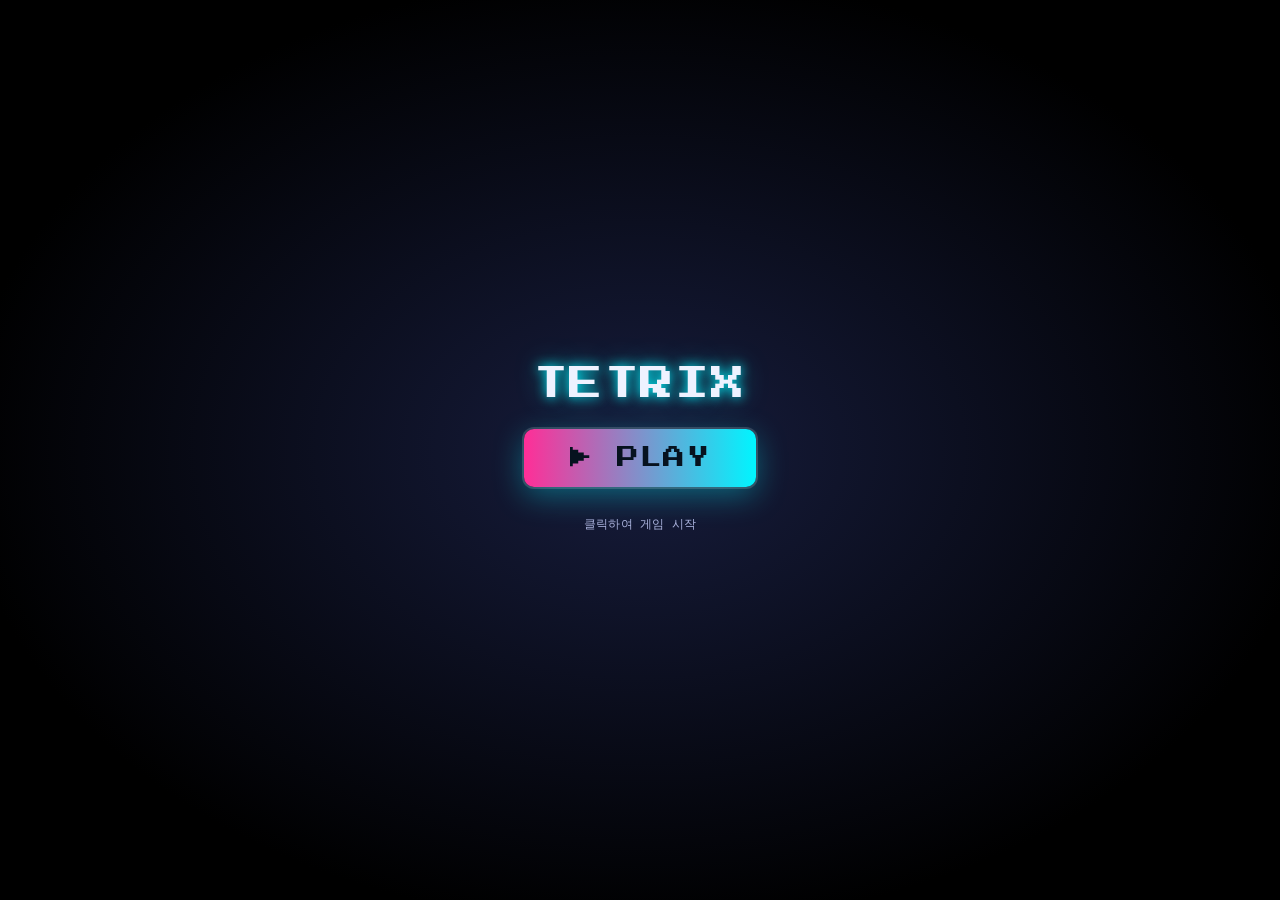
<file: index.html>
<!DOCTYPE html>
<html lang="ko">
<head>
<meta charset="UTF-8">
<meta name="viewport" content="width=device-width, initial-scale=1.0">
<title>TETRIX — Play Tetris Instantly in Your Browser</title>
<meta name="description" content="A web Tetris game. Watch the AI demo, then play instantly.">
<link rel="preconnect" href="https://fonts.googleapis.com">
<link rel="preconnect" href="https://fonts.gstatic.com" crossorigin>
<link href="https://fonts.googleapis.com/css2?family=Press+Start+2P&family=Space+Mono:wght@400;700&display=swap" rel="stylesheet">
<style>
:root {
  --bg-deep: #232c5e;
  --accent-cyan: #00f5ff;
  --accent-magenta: #ff2e97;
  --accent-yellow: #ffe135;
  --text-main: #eef2ff;
  --text-dim: #aab2dc;
  --font-display: 'Press Start 2P', monospace;
  --font-mono: 'Space Mono', monospace;
}

* { box-sizing: border-box; }

html, body {
  margin: 0;
  padding: 0;
  width: 100%;
  height: 100%;
  background: #000;
  overflow: hidden;
  font-family: var(--font-mono);
}

@media (prefers-reduced-motion: reduce) {
  * { animation-duration: 0.01ms !important; transition-duration: 0.01ms !important; }
}

.splash {
  position: fixed;
  inset: 0;
  width: 100vw;
  height: 100vh;
  background: #000;
  display: flex;
  align-items: center;
  justify-content: center;
  overflow: hidden;
}

#intro-video {
  width: 100%;
  height: 100%;
  object-fit: cover;
  display: block;
}

/* CRT 스캔라인 오버레이 (기존 사이트와 동일한 룩) */
.scanlines {
  position: fixed;
  inset: 0;
  pointer-events: none;
  z-index: 5;
  background: repeating-linear-gradient(
    to bottom,
    rgba(255, 255, 255, 0.03) 0px,
    rgba(255, 255, 255, 0.03) 1px,
    transparent 1px,
    transparent 3px
  );
  mix-blend-mode: overlay;
}

/* 상단 SKIP 버튼 */
.skip-btn {
  position: fixed;
  top: 18px;
  right: 18px;
  z-index: 20;
  background: rgba(0, 0, 0, 0.45);
  border: 1px solid var(--border-soft, rgba(255,255,255,0.25));
  color: var(--text-dim);
  font-family: var(--font-mono);
  font-size: 13px;
  padding: 8px 14px;
  border-radius: 8px;
  cursor: pointer;
  backdrop-filter: blur(4px);
  transition: border-color 0.15s ease, color 0.15s ease;
}
.skip-btn:hover { border-color: var(--accent-cyan); color: var(--text-main); }

/* 영상 종료 후 PLAY 오버레이 */
.play-overlay {
  position: fixed;
  inset: 0;
  z-index: 30;
  display: flex;
  flex-direction: column;
  align-items: center;
  justify-content: center;
  gap: 28px;
  background: radial-gradient(ellipse at center, rgba(35,44,94,0.65) 0%, rgba(0,0,0,0.88) 75%);
  opacity: 0;
  pointer-events: none;
  transition: opacity 0.5s ease;
}
.play-overlay.show {
  opacity: 1;
  pointer-events: auto;
}

.play-title {
  font-family: var(--font-display);
  font-size: clamp(20px, 5vw, 34px);
  color: var(--text-main);
  text-align: center;
  letter-spacing: 0.04em;
  text-shadow: 0 0 12px var(--accent-cyan), 0 0 28px rgba(0,245,255,0.4);
  animation: flicker 2.4s infinite;
}

@keyframes flicker {
  0%, 92%, 100% { opacity: 1; }
  94% { opacity: 0.75; }
  96% { opacity: 1; }
}

.play-btn {
  font-family: var(--font-display);
  font-size: clamp(16px, 4vw, 22px);
  color: #06121f;
  background: linear-gradient(90deg, var(--accent-magenta), var(--accent-cyan));
  border: none;
  padding: 18px 46px;
  border-radius: 10px;
  cursor: pointer;
  letter-spacing: 0.06em;
  box-shadow: 0 0 0 2px rgba(255,255,255,0.15), 0 8px 30px rgba(0,245,255,0.35);
  animation: pulse 1.6s ease-in-out infinite;
  transition: transform 0.15s ease;
}
.play-btn:hover { transform: scale(1.05); }
.play-btn:active { transform: scale(0.97); }

@keyframes pulse {
  0%, 100% { box-shadow: 0 0 0 2px rgba(255,255,255,0.15), 0 8px 30px rgba(0,245,255,0.35); }
  50% { box-shadow: 0 0 0 2px rgba(255,255,255,0.25), 0 8px 46px rgba(255,46,151,0.55); }
}

.play-sub {
  font-size: 12px;
  color: var(--text-dim);
  letter-spacing: 0.02em;
}
</style>
</head>
<body>

<div class="splash">
  <video id="intro-video" src="video/intro.mp4" autoplay playsinline preload="auto"></video>
  <div class="scanlines"></div>

  <button id="skip-btn" class="skip-btn">Skip ▶</button>

  <div id="play-overlay" class="play-overlay">
    <div class="play-title">TETRIX</div>
    <button id="play-btn" class="play-btn">▶ PLAY</button>
    <div class="play-sub">클릭하여 게임 시작</div>
  </div>
</div>

<script>
(function () {
  const video = document.getElementById('intro-video');
  const overlay = document.getElementById('play-overlay');
  const playBtn = document.getElementById('play-btn');
  const skipBtn = document.getElementById('skip-btn');
  const DEST = 'game.html';

  function showPlayOverlay() {
    overlay.classList.add('show');
    skipBtn.style.display = 'none';
  }

  // 소리와 함께 자동재생 시도. 브라우저 정책상 막히면 첫 클릭/탭에서 재생 시작
  video.play().catch(() => {
    const startOnInteract = () => {
      video.play().catch(() => {});
      document.removeEventListener('click', startOnInteract);
      document.removeEventListener('touchstart', startOnInteract);
    };
    document.addEventListener('click', startOnInteract, { once: true });
    document.addEventListener('touchstart', startOnInteract, { once: true });
  });

  video.addEventListener('ended', showPlayOverlay);

  // 혹시 영상 로드 자체가 실패하면 바로 PLAY 화면으로
  video.addEventListener('error', showPlayOverlay);

  skipBtn.addEventListener('click', () => {
    video.pause();
    showPlayOverlay();
  });

  playBtn.addEventListener('click', () => {
    window.location.href = DEST;
  });
})();
</script>

</body>
</html>
</file>
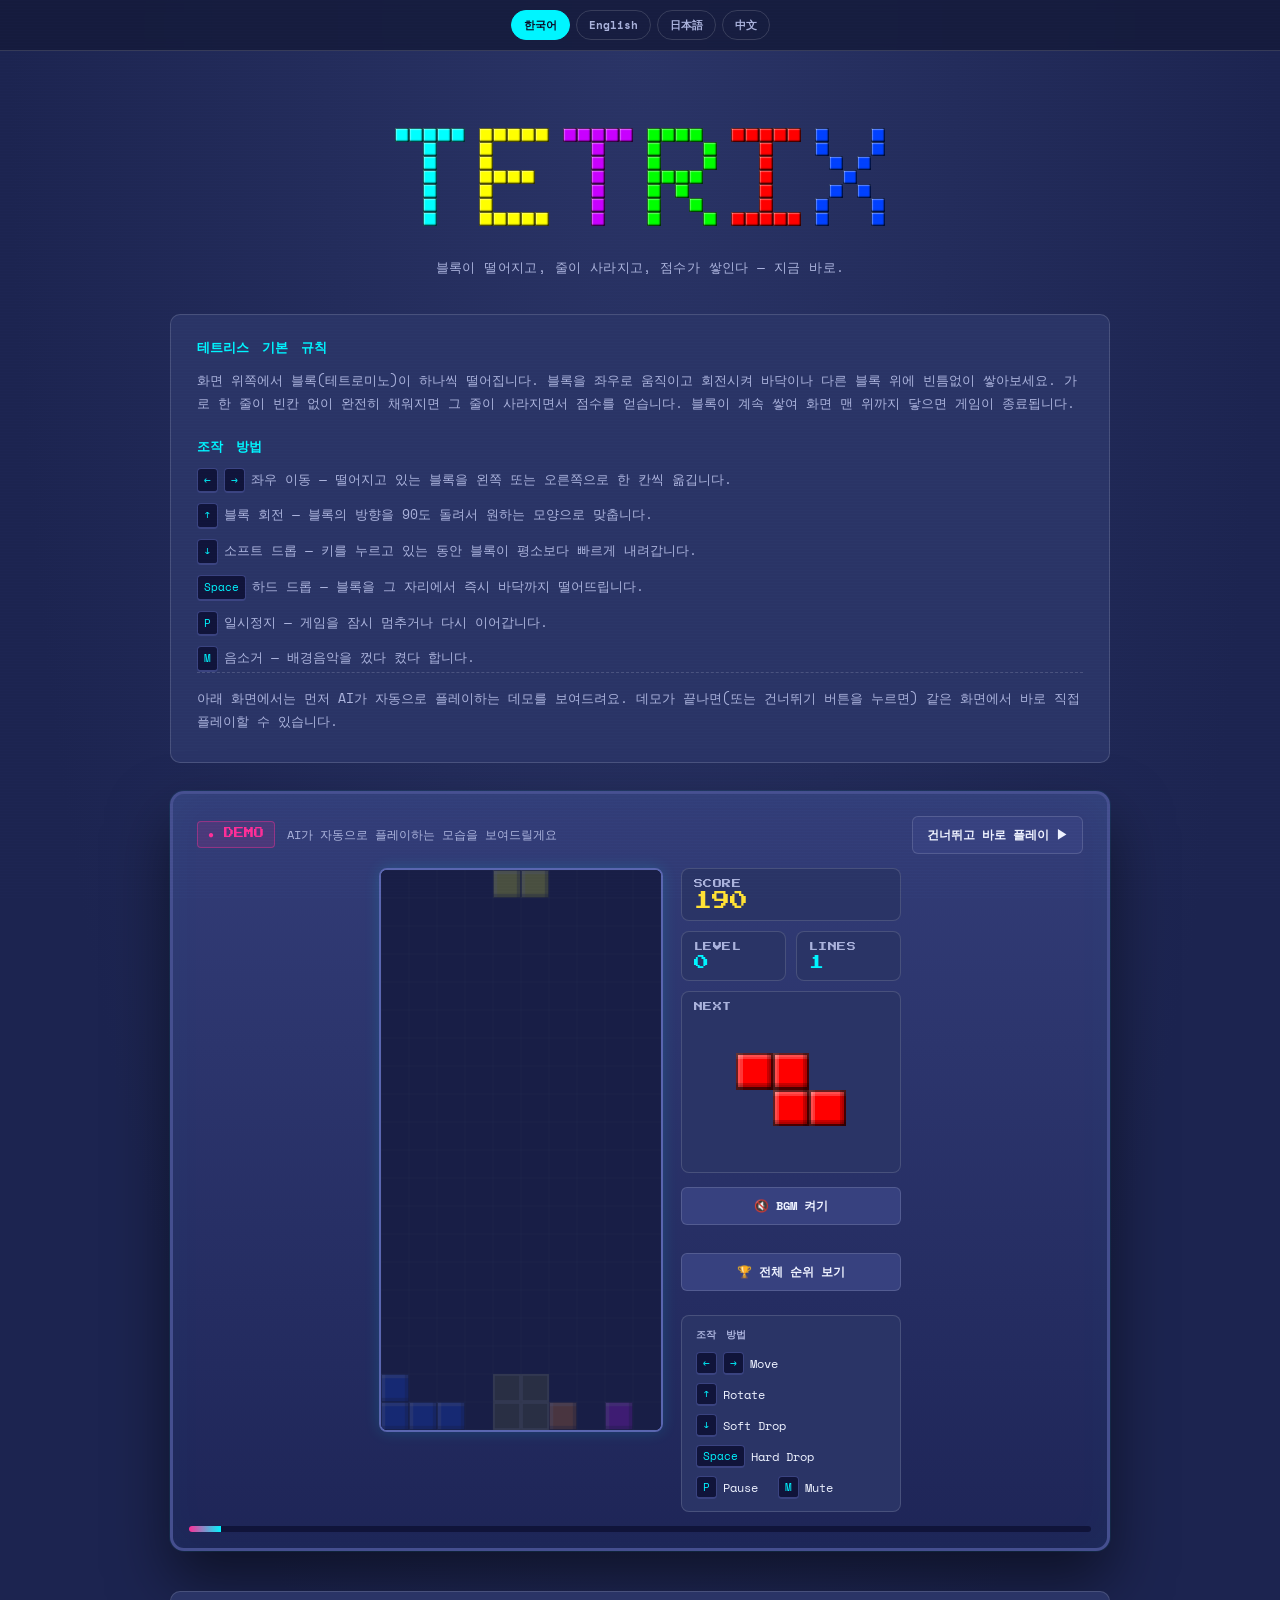
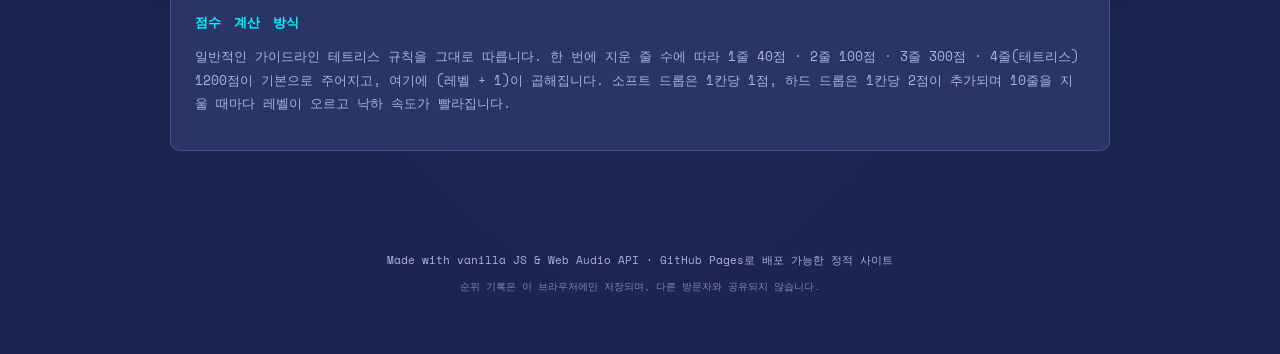
<file: game.html>
<!DOCTYPE html>
<html lang="ko">
<head>
<meta charset="UTF-8">
<meta name="viewport" content="width=device-width, initial-scale=1.0">
<title>TETRIX — Play Tetris Instantly in Your Browser</title>
<meta name="description" content="A web Tetris game. Watch the AI demo, then play instantly.">
<link rel="preconnect" href="https://fonts.googleapis.com">
<link rel="preconnect" href="https://fonts.gstatic.com" crossorigin>
<link href="https://fonts.googleapis.com/css2?family=Press+Start+2P&family=Space+Mono:wght@400;700&display=swap" rel="stylesheet">
<style>
:root {
  --bg-deep: #161c3d;
  --bg-panel: #2a3466;
  --bg-panel-light: #37417f;
  --accent-cyan: #00f5ff;
  --accent-magenta: #ff2e97;
  --accent-yellow: #ffe135;
  --text-main: #eef2ff;
  --text-dim: #aab2dc;
  --border-soft: rgba(255, 255, 255, 0.14);
  --font-display: 'Press Start 2P', monospace;
  --font-mono: 'Space Mono', monospace;
}

* { box-sizing: border-box; }

html, body {
  margin: 0;
  padding: 0;
  background: radial-gradient(ellipse at top, #2a3466 0%, #1c2450 70%);
  color: var(--text-main);
  font-family: var(--font-mono);
  min-height: 100vh;
}

@media (prefers-reduced-motion: reduce) {
  * { animation-duration: 0.01ms !important; transition-duration: 0.01ms !important; }
}

/* CRT 스캔라인 오버레이 (신호 요소) */
.scanlines {
  position: fixed;
  inset: 0;
  pointer-events: none;
  z-index: 999;
  background: repeating-linear-gradient(
    to bottom,
    rgba(255, 255, 255, 0.025) 0px,
    rgba(255, 255, 255, 0.025) 1px,
    transparent 1px,
    transparent 3px
  );
  mix-blend-mode: overlay;
}

.hero {
  text-align: center;
  padding: 56px 20px 24px;
}

#logo-canvas {
  width: 100%;
  max-width: 640px;
  height: auto;
  image-rendering: pixelated;
}

.hero-tag {
  color: var(--text-dim);
  font-size: 13px;
  letter-spacing: 0.03em;
  margin-top: 4px;
}

main {
  max-width: 980px;
  margin: 0 auto;
  padding: 0 20px 60px;
}

.stage-frame {
  background: linear-gradient(180deg, #333d78, #1e2557);
  border: 3px solid #454f8f;
  border-radius: 14px;
  padding: 16px;
  box-shadow: 0 0 0 1px rgba(0, 245, 255, 0.06), 0 30px 60px rgba(0, 0, 0, 0.5), inset 0 0 40px rgba(0, 245, 255, 0.03);
}

.stage-topbar {
  display: flex;
  align-items: center;
  gap: 12px;
  flex-wrap: wrap;
  padding: 6px 8px 14px;
}

.badge {
  font-family: var(--font-display);
  font-size: 10px;
  color: var(--accent-magenta);
  background: rgba(255, 46, 151, 0.12);
  border: 1px solid rgba(255, 46, 151, 0.4);
  padding: 6px 10px;
  border-radius: 4px;
  animation: blink 1.4s steps(2) infinite;
}
.badge.live {
  color: var(--accent-cyan);
  background: rgba(0, 245, 255, 0.12);
  border-color: rgba(0, 245, 255, 0.5);
}
@keyframes blink { 50% { opacity: 0.35; } }

.caption {
  color: var(--text-dim);
  font-size: 12px;
  flex: 1;
}

.ghost-btn {
  font-family: var(--font-mono);
  font-weight: 700;
  font-size: 12px;
  color: var(--text-main);
  background: var(--bg-panel-light);
  border: 1px solid var(--border-soft);
  border-radius: 6px;
  padding: 9px 14px;
  cursor: pointer;
  transition: transform 0.12s ease, border-color 0.12s ease, background 0.12s ease;
}
.ghost-btn:hover { border-color: var(--accent-cyan); background: #232c5e; }
.ghost-btn:active { transform: scale(0.97); }
.ghost-btn:focus-visible { outline: 2px solid var(--accent-cyan); outline-offset: 2px; }
.ghost-btn.full { width: 100%; margin: 4px 0 14px; }

.stage-body {
  display: flex;
  gap: 18px;
  align-items: flex-start;
  flex-wrap: wrap;
  justify-content: center;
}

.canvas-wrap {
  position: relative;
  border-radius: 8px;
  overflow: hidden;
  border: 2px solid #5a66b0;
  box-shadow: inset 0 0 30px rgba(0, 0, 0, 0.6), 0 0 15px rgba(0, 245, 255, 0.15);
  line-height: 0;
  max-width: 100%;
}

#stage-canvas {
  display: block;
  image-rendering: pixelated;
}

.stage-overlay {
  position: absolute;
  inset: 0;
  display: flex;
  align-items: center;
  justify-content: center;
  background: rgba(28, 36, 80, 0.8);
  font-family: var(--font-display);
}

.sidebar {
  width: 220px;
  display: flex;
  flex-direction: column;
  gap: 10px;
}

.stat-box {
  background: var(--bg-panel);
  border: 1px solid var(--border-soft);
  border-radius: 8px;
  padding: 10px 12px;
  display: flex;
  flex-direction: column;
  gap: 4px;
}
.stat-row { display: flex; gap: 10px; }
.stat-row .stat-box.small { flex: 1; }

.stat-label {
  font-family: var(--font-display);
  font-size: 9px;
  color: var(--text-dim);
  letter-spacing: 0.05em;
}
.stat-value {
  font-family: var(--font-display);
  font-size: 18px;
  color: var(--accent-yellow);
}
.stat-row .stat-value { font-size: 15px; color: var(--accent-cyan); }

#next-canvas {
  display: block;
  margin-top: 2px;
  image-rendering: pixelated;
}

.controls-guide {
  background: var(--bg-panel);
  border: 1px solid var(--border-soft);
  border-radius: 8px;
  padding: 12px 14px;
}
.controls-guide h3 {
  font-family: var(--font-display);
  font-size: 10px;
  color: var(--text-dim);
  margin: 0 0 10px;
}
.controls-guide ul { list-style: none; margin: 0; padding: 0; display: flex; flex-direction: column; gap: 8px; }
.controls-guide li { font-size: 12px; color: var(--text-main); display: flex; align-items: center; gap: 6px; }
kbd {
  font-family: var(--font-mono);
  font-size: 11px;
  background: #10143a;
  border: 1px solid #3a4380;
  border-bottom-width: 2px;
  border-radius: 4px;
  padding: 2px 6px;
  color: var(--accent-cyan);
}

.progress-track {
  margin-top: 14px;
  height: 6px;
  background: #10143a;
  border-radius: 999px;
  overflow: hidden;
}
.progress-fill {
  height: 100%;
  width: 0%;
  background: linear-gradient(90deg, var(--accent-magenta), var(--accent-cyan));
  transition: width 0.1s linear;
}

.howto-section {
  margin-bottom: 28px;
  background: var(--bg-panel);
  border: 1px solid var(--border-soft);
  border-radius: 10px;
  padding: 24px 26px;
}
.howto-section h2 {
  font-family: var(--font-display);
  font-size: 13px;
  color: var(--accent-cyan);
  margin: 0 0 12px;
}
.howto-section h2:not(:first-child) { margin-top: 22px; }
.howto-section p {
  font-size: 13px;
  line-height: 1.8;
  color: var(--text-dim);
  margin: 0 0 4px;
}
.howto-section strong { color: var(--text-main); }

.howto-list {
  list-style: none;
  margin: 0;
  padding: 0;
  display: flex;
  flex-direction: column;
  gap: 10px;
}
.howto-list li {
  font-size: 13px;
  line-height: 1.7;
  color: var(--text-dim);
  display: flex;
  flex-wrap: wrap;
  align-items: baseline;
  gap: 6px;
}
.howto-list kbd {
  flex-shrink: 0;
}
.howto-list strong {
  color: var(--accent-yellow);
  margin-right: 2px;
}

.howto-note {
  margin-top: 16px;
  padding-top: 14px;
  border-top: 1px dashed var(--border-soft);
  font-size: 12px;
}

/* ---------- 모바일 터치 컨트롤 ---------- */
.touch-controls {
  display: none;
  flex-direction: column;
  gap: 10px;
  width: 100%;
  max-width: 340px;
  margin-top: 4px;
  user-select: none;
}
.touch-row { display: flex; gap: 10px; }
.touch-btn {
  flex: 1;
  font-family: var(--font-mono);
  font-weight: 700;
  font-size: 20px;
  color: var(--text-main);
  background: var(--bg-panel-light);
  border: 1px solid var(--border-soft);
  border-radius: 10px;
  padding: 16px 0;
  touch-action: manipulation;
  -webkit-tap-highlight-color: transparent;
}
.touch-btn.wide { font-size: 13px; padding: 14px 4px; }
.touch-btn:active { background: #2c3768; border-color: var(--accent-cyan); }

@media (max-width: 720px), (pointer: coarse) {
  .touch-controls { display: flex; }
}

/* ---------- 모달 (이니셜 입력 / 순위표) ---------- */
.modal-backdrop {
  position: fixed;
  inset: 0;
  z-index: 1000;
  background: rgba(20, 26, 58, 0.7);
  display: flex;
  align-items: center;
  justify-content: center;
  padding: 20px;
}
.modal-backdrop[hidden] { display: none; }
.modal-box {
  width: 100%;
  max-width: 380px;
  background: linear-gradient(180deg, #333d78, #1e2557);
  border: 2px solid #3a4380;
  border-radius: 14px;
  padding: 24px;
  box-shadow: 0 20px 60px rgba(0, 0, 0, 0.6);
}
.modal-box h2 {
  font-family: var(--font-display);
  font-size: 14px;
  color: var(--accent-yellow);
  margin: 0 0 14px;
  text-align: center;
}
.modal-box p { font-size: 12px; color: var(--text-dim); text-align: center; margin: 0 0 16px; }

.initials-input {
  display: block;
  width: 140px;
  margin: 0 auto 16px;
  font-family: var(--font-display);
  font-size: 28px;
  letter-spacing: 10px;
  text-align: center;
  text-transform: uppercase;
  color: var(--accent-cyan);
  background: #10143a;
  border: 2px solid #3a4380;
  border-radius: 8px;
  padding: 10px 6px 10px 16px;
}
.initials-input:focus { outline: none; border-color: var(--accent-cyan); }

.lb-table { display: flex; flex-direction: column; gap: 6px; margin-bottom: 6px; max-height: 320px; overflow-y: auto; }
.lb-row {
  display: grid;
  grid-template-columns: 32px 50px 1fr 70px;
  align-items: center;
  gap: 8px;
  padding: 7px 10px;
  background: var(--bg-panel);
  border-radius: 6px;
  font-size: 12px;
}
.lb-row--new { outline: 2px solid var(--accent-cyan); background: rgba(0, 245, 255, 0.08); }
.lb-rank { color: var(--text-dim); text-align: center; }
.lb-initials { font-family: var(--font-display); font-size: 11px; color: var(--accent-yellow); }
.lb-score { color: var(--text-main); font-weight: 700; text-align: right; }
.lb-date { color: var(--text-dim); font-size: 10px; text-align: right; }
.lb-empty { text-align: center; color: var(--text-dim); font-size: 12px; padding: 20px 0; }

.footer-note { font-size: 10px; margin-top: 6px; opacity: 0.7; }

.about-section {

  margin-top: 40px;
  background: var(--bg-panel);
  border: 1px solid var(--border-soft);
  border-radius: 10px;
  padding: 22px 24px;
}
.about-section h2 {
  font-family: var(--font-display);
  font-size: 13px;
  color: var(--accent-cyan);
  margin-top: 0;
}
.about-section p { font-size: 13px; line-height: 1.8; color: var(--text-dim); }
.about-section strong { color: var(--text-main); }

footer {
  text-align: center;
  color: var(--text-dim);
  font-size: 11px;
  padding: 30px 20px 50px;
}

@media (max-width: 720px) {
  .stage-body { flex-direction: column; align-items: center; }
  .sidebar { width: 100%; max-width: 320px; }
}

/* ---------- 언어 전환 바 ---------- */
.lang-switch {
  position: sticky;
  top: 0;
  z-index: 500;
  display: flex;
  justify-content: center;
  gap: 6px;
  flex-wrap: wrap;
  padding: 10px;
  background: rgba(20, 26, 58, 0.85);
  backdrop-filter: blur(6px);
  border-bottom: 1px solid var(--border-soft);
}
.lang-btn {
  font-family: var(--font-mono);
  font-size: 11px;
  font-weight: 700;
  color: var(--text-dim);
  background: transparent;
  border: 1px solid var(--border-soft);
  border-radius: 999px;
  padding: 6px 12px;
  cursor: pointer;
}
.lang-btn:hover { color: var(--text-main); border-color: var(--accent-cyan); }
.lang-btn.active {
  color: #0a0e27;
  background: var(--accent-cyan);
  border-color: var(--accent-cyan);
}

/* ---------- 링크를 버튼처럼 ---------- */
a.ghost-btn.link-btn {
  display: block;
  text-align: center;
  text-decoration: none;
}

/* ---------- 랭킹 페이지 ---------- */
.hero--small { padding: 40px 20px 10px; }
.text-logo {
  font-family: var(--font-display);
  font-size: 42px;
  text-align: center;
  margin: 0;
  background: linear-gradient(90deg, var(--accent-cyan), var(--accent-magenta), var(--accent-yellow));
  -webkit-background-clip: text;
  background-clip: text;
  color: transparent;
}
.ranking-main { max-width: 720px; margin: 0 auto; padding: 0 20px 60px; }
.ranking-page {
  background: var(--bg-panel);
  border: 1px solid var(--border-soft);
  border-radius: 12px;
  padding: 26px 28px;
}
.back-link {
  display: inline-block;
  width: auto;
  margin-bottom: 18px;
  text-decoration: none;
}
.ranking-page h2 {
  font-family: var(--font-display);
  font-size: 16px;
  color: var(--accent-yellow);
  margin: 0 0 10px;
}
.ranking-subtitle { font-size: 12px; color: var(--text-dim); margin: 0 0 20px; line-height: 1.6; }
.lb-header-row {
  display: grid;
  grid-template-columns: 32px 50px 1fr 70px;
  gap: 8px;
  padding: 0 10px 8px;
  font-size: 10px;
  color: var(--text-dim);
  font-family: var(--font-display);
  border-bottom: 1px solid var(--border-soft);
  margin-bottom: 8px;
}

</style>
</head>
<body>
<div class="scanlines" aria-hidden="true"></div>

<div class="lang-switch" id="lang-switch">
  <button class="lang-btn" data-lang="ko">한국어</button>
  <button class="lang-btn" data-lang="en">English</button>
  <button class="lang-btn" data-lang="ja">日本語</button>
  <button class="lang-btn" data-lang="zh">中文</button>
</div>

<header class="hero">
  <canvas id="logo-canvas" width="640" height="140" aria-label="TETRIX logo"></canvas>
  <p class="hero-tag" data-i18n="heroTag">Blocks fall. Lines clear. Scores rise. Right now.</p>
</header>

<main>
  <section class="howto-section">
    <h2 data-i18n="howToPlayTitle">How to Play</h2>
    <p data-i18n="howToPlayBody">Blocks (tetrominoes) fall from the top of the screen. Move and rotate each
      block to stack it neatly on the floor or on other blocks. Fill a full
      horizontal row and it clears, earning points. If the blocks stack up
      to the top of the screen, the game ends.</p>

    <h2 data-i18n="controlsTitle">Controls</h2>
    <ul class="howto-list">
      <li><kbd>←</kbd><kbd>→</kbd> <span data-i18n="ctrlMove">Move — Shift the falling block left or right by one column.</span></li>
      <li><kbd>↑</kbd> <span data-i18n="ctrlRotate">Rotate — Turn the block 90° to fit it into the gap you need.</span></li>
      <li><kbd>↓</kbd> <span data-i18n="ctrlSoftDrop">Soft Drop — Hold to make the block fall faster.</span></li>
      <li><kbd>Space</kbd> <span data-i18n="ctrlHardDrop">Hard Drop — Instantly drop the block straight to the bottom.</span></li>
      <li><kbd>P</kbd> <span data-i18n="ctrlPause">Pause — Pause or resume the game.</span></li>
      <li><kbd>M</kbd> <span data-i18n="ctrlMute">Mute — Turn the music on or off.</span></li>
    </ul>
    <p class="howto-note" data-i18n="howToNote">Below, an AI plays a live demo first. Once it ends
      (or you hit Skip), you can play right away on the same screen.</p>
  </section>

  <section class="stage-section">
    <div class="stage-frame">
      <div class="stage-topbar">
        <span id="stage-badge" class="badge">● DEMO</span>
        <span id="stage-caption" class="caption" data-i18n="demoCaption">Watch the AI play automatically</span>
        <button id="skip-demo-btn" class="ghost-btn" data-i18n="skipBtn">Skip to Play ▶</button>
      </div>

      <div class="stage-body">
        <div class="canvas-wrap">
          <canvas id="stage-canvas"></canvas>
          <div id="stage-overlay" class="stage-overlay" hidden></div>
        </div>

        <div class="touch-controls" id="touch-controls">
          <div class="touch-row">
            <button class="touch-btn" data-action="left" aria-label="Move left">◀</button>
            <button class="touch-btn" data-action="rotate" aria-label="Rotate">⟳</button>
            <button class="touch-btn" data-action="right" aria-label="Move right">▶</button>
          </div>
          <div class="touch-row">
            <button class="touch-btn wide" data-action="softdrop" aria-label="Soft drop">▼ Soft Drop</button>
            <button class="touch-btn wide" data-action="harddrop" aria-label="Hard drop">⤓ Hard Drop</button>
          </div>
        </div>

        <aside class="sidebar">
          <div class="stat-box">
            <span class="stat-label" data-i18n="statScore">SCORE</span>
            <span id="stat-score" class="stat-value">0</span>
          </div>
          <div class="stat-row">
            <div class="stat-box small">
              <span class="stat-label" data-i18n="statLevel">LEVEL</span>
              <span id="stat-level" class="stat-value">0</span>
            </div>
            <div class="stat-box small">
              <span class="stat-label" data-i18n="statLines">LINES</span>
              <span id="stat-lines" class="stat-value">0</span>
            </div>
          </div>
          <div class="stat-box">
            <span class="stat-label" data-i18n="statNext">NEXT</span>
            <canvas id="next-canvas" width="96" height="72"></canvas>
          </div>

          <button id="bgm-toggle-btn" class="ghost-btn full">🔇 Music On</button>
          <a id="rankings-link" href="ranking.html" class="ghost-btn full link-btn" data-i18n="rankingsBtn">🏆 View Full Rankings</a>

          <div class="controls-guide">
            <h3 data-i18n="controlsTitle">Controls</h3>
            <ul>
              <li><kbd>←</kbd><kbd>→</kbd> Move</li>
              <li><kbd>↑</kbd> Rotate</li>
              <li><kbd>↓</kbd> Soft Drop</li>
              <li><kbd>Space</kbd> Hard Drop</li>
              <li><kbd>P</kbd> Pause &nbsp; <kbd>M</kbd> Mute</li>
            </ul>
          </div>
        </aside>
      </div>

      <div id="demo-progress-track" class="progress-track">
        <div id="demo-progress-fill" class="progress-fill"></div>
      </div>
    </div>
  </section>

  <section class="about-section">
    <h2 data-i18n="scoringTitle">Scoring</h2>
    <p data-i18n="scoringBody">Standard guideline Tetris rules apply. Clearing lines at once scores
      40 / 100 / 300 / 1200 points for 1 / 2 / 3 / 4 lines,
      multiplied by (level + 1). Soft drop adds 1 point per row,
      hard drop adds 2 points per row. The level rises every 10 lines cleared,
      and the game speeds up.</p>
  </section>
</main>

<footer>
  <p data-i18n="footerMade">Made with vanilla JS &amp; Web Audio API · A static site, ready for GitHub Pages</p>
  <p class="footer-note" data-i18n="footerNote">High scores are saved in your own browser only — they're not shared with other visitors.</p>
</footer>

<div id="modal-backdrop" class="modal-backdrop" hidden>
  <div id="modal-box" class="modal-box"></div>
</div>

<script>

/* ---- js/i18n.js ---- */
/* =========================================================
   TETRIX - i18n
   한국어(ko) / English(en) / 日本語(ja) / 中文(zh) 4개 언어 지원.
   선택한 언어는 localStorage에 저장되어 두 페이지(게임/순위표) 사이에서도 유지된다.
   ========================================================= */

const LANG_KEY = "tetrix_lang";

const I18N = {
  ko: {
    heroTag: "블록이 떨어지고, 줄이 사라지고, 점수가 쌓인다 — 지금 바로.",
    howToPlayTitle: "테트리스 기본 규칙",
    howToPlayBody: "화면 위쪽에서 블록(테트로미노)이 하나씩 떨어집니다. 블록을 좌우로 움직이고 회전시켜 바닥이나 다른 블록 위에 빈틈없이 쌓아보세요. 가로 한 줄이 빈칸 없이 완전히 채워지면 그 줄이 사라지면서 점수를 얻습니다. 블록이 계속 쌓여 화면 맨 위까지 닿으면 게임이 종료됩니다.",
    howToPlayBodyStrong: "가로 한 줄이 빈칸 없이 완전히 채워지면 그 줄이 사라지면서 점수",
    controlsTitle: "조작 방법",
    ctrlMove: "좌우 이동 — 떨어지고 있는 블록을 왼쪽 또는 오른쪽으로 한 칸씩 옮깁니다.",
    ctrlRotate: "블록 회전 — 블록의 방향을 90도 돌려서 원하는 모양으로 맞춥니다.",
    ctrlSoftDrop: "소프트 드롭 — 키를 누르고 있는 동안 블록이 평소보다 빠르게 내려갑니다.",
    ctrlHardDrop: "하드 드롭 — 블록을 그 자리에서 즉시 바닥까지 떨어뜨립니다.",
    ctrlPause: "일시정지 — 게임을 잠시 멈추거나 다시 이어갑니다.",
    ctrlMute: "음소거 — 배경음악을 껐다 켰다 합니다.",
    howToNote: "아래 화면에서는 먼저 AI가 자동으로 플레이하는 데모를 보여드려요. 데모가 끝나면(또는 건너뛰기 버튼을 누르면) 같은 화면에서 바로 직접 플레이할 수 있습니다.",
    demoCaption: "AI가 자동으로 플레이하는 모습을 보여드릴게요",
    liveCaption: "지금부터 직접 플레이하세요!",
    skipBtn: "건너뛰고 바로 플레이 ▶",
    statScore: "SCORE",
    statLevel: "LEVEL",
    statLines: "LINES",
    statNext: "NEXT",
    musicOn: "🔇 BGM 켜기",
    musicOff: "🔊 BGM 끄기",
    rankingsBtn: "🏆 전체 순위 보기",
    scoringTitle: "점수 계산 방식",
    scoringBody: "일반적인 가이드라인 테트리스 규칙을 그대로 따릅니다. 한 번에 지운 줄 수에 따라 1줄 40점 · 2줄 100점 · 3줄 300점 · 4줄(테트리스) 1200점이 기본으로 주어지고, 여기에 (레벨 + 1)이 곱해집니다. 소프트 드롭은 1칸당 1점, 하드 드롭은 1칸당 2점이 추가되며 10줄을 지울 때마다 레벨이 오르고 낙하 속도가 빨라집니다.",
    footerMade: "Made with vanilla JS & Web Audio API · GitHub Pages로 배포 가능한 정적 사이트",
    footerNote: "순위 기록은 이 브라우저에만 저장되며, 다른 방문자와 공유되지 않습니다.",
    gameOverRestart: "Enter 키를 누르거나 화면을 터치해 다시 시작",
    newHighScoreTitle: "🎉 신기록입니다!",
    newHighScorePrompt: "점 — 이니셜을 입력하세요",
    saveScoreBtn: "기록 저장",
    viewRankingsBtn: "전체 순위 보기",
    playAgainBtn: "다시 플레이",
    rankingPageTitle: "🏆 전체 순위 (상위 20위)",
    rankingSubtitle: "이 순위는 지금 이 브라우저에 저장된 기록만 보여줍니다. 다른 사람의 기기와는 공유되지 않아요.",
    backToGame: "← 게임으로 돌아가기",
    colRank: "순위",
    colInitials: "이니셜",
    colScore: "점수",
    colDate: "날짜",
    emptyScores: "아직 기록이 없어요 — 첫 기록의 주인공이 되어보세요!",
    langLabel: "언어",
    savingLabel: "저장 중…",
    loadingLabel: "불러오는 중…",
    rankingSubtitleGlobal: "이 순위는 전 세계 방문자와 실시간으로 공유되는 글로벌 순위표입니다.",
    footerNoteGlobal: "순위 기록은 모든 방문자와 실시간으로 공유됩니다."
  },
  en: {
    heroTag: "Blocks fall. Lines clear. Scores rise. Right now.",
    howToPlayTitle: "How to Play",
    howToPlayBody: "Blocks (tetrominoes) fall from the top of the screen. Move and rotate each block to stack it neatly on the floor or on other blocks. Fill a full horizontal row and it clears, earning points. If the blocks stack up to the top of the screen, the game ends.",
    howToPlayBodyStrong: "Fill a full horizontal row and it clears, earning points.",
    controlsTitle: "Controls",
    ctrlMove: "Move — Shift the falling block left or right by one column.",
    ctrlRotate: "Rotate — Turn the block 90° to fit it into the gap you need.",
    ctrlSoftDrop: "Soft Drop — Hold to make the block fall faster.",
    ctrlHardDrop: "Hard Drop — Instantly drop the block straight to the bottom.",
    ctrlPause: "Pause — Pause or resume the game.",
    ctrlMute: "Mute — Turn the music on or off.",
    howToNote: "Below, an AI plays a live demo first. Once it ends (or you hit Skip), you can play right away on the same screen.",
    demoCaption: "Watch the AI play automatically",
    liveCaption: "Your turn — play now!",
    skipBtn: "Skip to Play ▶",
    statScore: "SCORE",
    statLevel: "LEVEL",
    statLines: "LINES",
    statNext: "NEXT",
    musicOn: "🔇 Music On",
    musicOff: "🔊 Music Off",
    rankingsBtn: "🏆 View Full Rankings",
    scoringTitle: "Scoring",
    scoringBody: "Standard guideline Tetris rules apply. Clearing lines at once scores 40 / 100 / 300 / 1200 points for 1 / 2 / 3 / 4 lines, multiplied by (level + 1). Soft drop adds 1 point per row, hard drop adds 2 points per row. The level rises every 10 lines cleared, and the game speeds up.",
    footerMade: "Made with vanilla JS & Web Audio API · A static site, ready for GitHub Pages",
    footerNote: "High scores are saved in your own browser only — they're not shared with other visitors.",
    gameOverRestart: "Press Enter or tap to restart",
    newHighScoreTitle: "🎉 New High Score!",
    newHighScorePrompt: "points — enter your initials",
    saveScoreBtn: "Save Score",
    viewRankingsBtn: "View Full Rankings",
    playAgainBtn: "Play Again",
    rankingPageTitle: "🏆 Full Rankings (Top 20)",
    rankingSubtitle: "This board only shows scores saved in this browser — it isn't shared with other people's devices.",
    backToGame: "← Back to Game",
    colRank: "Rank",
    colInitials: "Initials",
    colScore: "Score",
    colDate: "Date",
    emptyScores: "No scores yet — be the first!",
    langLabel: "Language",
    savingLabel: "Saving…",
    loadingLabel: "Loading…",
    rankingSubtitleGlobal: "This is a global leaderboard, shared in real time with visitors everywhere.",
    footerNoteGlobal: "High scores are shared in real time with every visitor."
  },
  ja: {
    heroTag: "ブロックが落ち、ラインが消え、スコアが積み上がる — 今すぐ。",
    howToPlayTitle: "遊び方",
    howToPlayBody: "画面上部からブロック(テトロミノ)が一つずつ落ちてきます。左右に動かし、回転させて床や他のブロックの上に隙間なく積み上げましょう。横一列がすべて埋まるとそのラインが消え、得点が入ります。ブロックが画面上端まで積み上がるとゲーム終了です。",
    howToPlayBodyStrong: "横一列がすべて埋まるとそのラインが消え、得点",
    controlsTitle: "操作方法",
    ctrlMove: "移動 — 落下中のブロックを左右に1マスずつ動かします。",
    ctrlRotate: "回転 — ブロックを90度回転させて隙間に合わせます。",
    ctrlSoftDrop: "ソフトドロップ — 押している間、ブロックが速く落下します。",
    ctrlHardDrop: "ハードドロップ — ブロックを即座に一番下まで落とします。",
    ctrlPause: "一時停止 — ゲームを一時停止/再開します。",
    ctrlMute: "ミュート — BGMのオン/オフを切り替えます。",
    howToNote: "下の画面ではまずAIが自動でプレイするデモをご覧いただけます。デモが終わる(またはスキップする)と、同じ画面ですぐにプレイを始められます。",
    demoCaption: "AIが自動でプレイする様子をご覧ください",
    liveCaption: "あなたの番です — さあプレイ!",
    skipBtn: "スキップしてプレイ ▶",
    statScore: "スコア",
    statLevel: "レベル",
    statLines: "ライン",
    statNext: "ネクスト",
    musicOn: "🔇 BGMオン",
    musicOff: "🔊 BGMオフ",
    rankingsBtn: "🏆 ランキングを見る",
    scoringTitle: "得点計算方式",
    scoringBody: "一般的なガイドライン準拠のルールに従います。一度に消したライン数に応じて 1ライン40点・2ライン100点・3ライン300点・4ライン(テトリス)1200点 が基本点となり、そこに (レベル + 1) が掛けられます。ソフトドロップは1マスにつき1点、ハードドロップは1マスにつき2点が加算され、10ライン消すごとにレベルが上がって落下速度が速くなります。",
    footerMade: "Made with vanilla JS & Web Audio API · GitHub Pagesで公開できる静的サイト",
    footerNote: "ランキングはこのブラウザにのみ保存され、他の訪問者とは共有されません。",
    gameOverRestart: "Enterキーを押すか画面をタップしてリスタート",
    newHighScoreTitle: "🎉 ハイスコア達成!",
    newHighScorePrompt: "点 — イニシャルを入力してください",
    saveScoreBtn: "記録を保存",
    viewRankingsBtn: "ランキングを見る",
    playAgainBtn: "もう一度プレイ",
    rankingPageTitle: "🏆 ランキング(上位20位)",
    rankingSubtitle: "このランキングは、今使っているこのブラウザに保存された記録のみを表示します。他の人の端末とは共有されません。",
    backToGame: "← ゲームに戻る",
    colRank: "順位",
    colInitials: "イニシャル",
    colScore: "スコア",
    colDate: "日付",
    emptyScores: "まだ記録がありません — 最初の記録を作りましょう!",
    langLabel: "言語",
    savingLabel: "保存中…",
    loadingLabel: "読み込み中…",
    rankingSubtitleGlobal: "これは世界中の訪問者とリアルタイムで共有されるグローバルランキングです。",
    footerNoteGlobal: "ランキングはすべての訪問者とリアルタイムで共有されます。"
  },
  zh: {
    heroTag: "方块落下,行被消除,分数不断攀升 — 就是现在。",
    howToPlayTitle: "游戏玩法",
    howToPlayBody: "方块(俄罗斯方块)会从屏幕顶部依次落下。左右移动并旋转方块,将它们整齐地堆叠在地面或其他方块上。填满一整行且没有空隙,该行就会消除并获得分数。如果方块一直堆到屏幕顶部,游戏结束。",
    howToPlayBodyStrong: "填满一整行且没有空隙,该行就会消除并获得分数",
    controlsTitle: "操作方法",
    ctrlMove: "移动 — 将下落中的方块向左或向右移动一格。",
    ctrlRotate: "旋转 — 将方块旋转90度以匹配所需的空隙。",
    ctrlSoftDrop: "软降 — 按住可使方块比平时下落得更快。",
    ctrlHardDrop: "硬降 — 立即将方块直接落到底部。",
    ctrlPause: "暂停 — 暂停或继续游戏。",
    ctrlMute: "静音 — 打开或关闭背景音乐。",
    howToNote: "下方会先展示AI自动游玩的演示。演示结束后(或点击跳过按钮),你可以立即在同一画面开始游玩。",
    demoCaption: "观看AI自动游玩",
    liveCaption: "轮到你了 — 开始游玩吧!",
    skipBtn: "跳过并开始游玩 ▶",
    statScore: "分数",
    statLevel: "等级",
    statLines: "行数",
    statNext: "下一个",
    musicOn: "🔇 开启音乐",
    musicOff: "🔊 关闭音乐",
    rankingsBtn: "🏆 查看完整排行榜",
    scoringTitle: "计分方式",
    scoringBody: "采用标准的俄罗斯方块通用规则。一次消除的行数对应基础分:1行40分 · 2行100分 · 3行300分 · 4行(俄罗斯方块)1200分,再乘以(等级 + 1)。软降每格加1分,硬降每格加2分。每消除10行等级提升一次,下落速度也会加快。",
    footerMade: "Made with vanilla JS & Web Audio API · 可部署到 GitHub Pages 的静态网站",
    footerNote: "排行榜记录仅保存在你自己的浏览器中,不会与其他访客共享。",
    gameOverRestart: "按 Enter 键或点击屏幕重新开始",
    newHighScoreTitle: "🎉 创造新纪录!",
    newHighScorePrompt: "分 — 请输入你的姓名缩写",
    saveScoreBtn: "保存记录",
    viewRankingsBtn: "查看完整排行榜",
    playAgainBtn: "再玩一次",
    rankingPageTitle: "🏆 完整排行榜(前20名)",
    rankingSubtitle: "此排行榜只显示保存在当前浏览器中的记录,不会与其他人的设备共享。",
    backToGame: "← 返回游戏",
    colRank: "排名",
    colInitials: "缩写",
    colScore: "分数",
    colDate: "日期",
    emptyScores: "还没有记录 — 快来创造第一个记录吧!",
    langLabel: "语言",
    savingLabel: "保存中…",
    loadingLabel: "加载中…",
    rankingSubtitleGlobal: "这是与全球访客实时共享的全球排行榜。",
    footerNoteGlobal: "排行榜记录会与所有访客实时共享。"
  }
};

function getLang() {
  try {
    return localStorage.getItem(LANG_KEY) || "ko";
  } catch (e) {
    return "ko";
  }
}

function setLang(lang) {
  try {
    localStorage.setItem(LANG_KEY, lang);
  } catch (e) {
    /* ignore */
  }
}

function t(key) {
  const lang = getLang();
  return (I18N[lang] && I18N[lang][key]) || I18N.en[key] || key;
}

// data-i18n 속성이 붙은 모든 요소의 텍스트를 현재 언어로 교체
function applyStaticTranslations() {
  document.querySelectorAll("[data-i18n]").forEach(el => {
    const key = el.getAttribute("data-i18n");
    el.textContent = t(key);
  });
  document.documentElement.lang = getLang();
}

window.TetrixI18n = { I18N, getLang, setLang, t, applyStaticTranslations, LANG_KEY };


/* ---- js/engine.js ---- */
/* =========================================================
   TETRIX - Core Engine
   보드/블록/회전/충돌판정/라인클리어/점수 계산을 담당하는
   순수 로직 모듈. DOM이나 캔버스에 의존하지 않는다.
   ========================================================= */

const COLS = 10;
const ROWS = 20;

// 각 테트로미노를 4x4 격자 안에서 4가지 회전 상태로 정의
const SHAPE_DEFS = {
  I: ["0000,1111,0000,0000", "0010,0010,0010,0010", "0000,0000,1111,0000", "0100,0100,0100,0100"],
  O: ["0110,0110,0000,0000", "0110,0110,0000,0000", "0110,0110,0000,0000", "0110,0110,0000,0000"],
  T: ["0100,1110,0000,0000", "0100,0110,0100,0000", "0000,1110,0100,0000", "0100,1100,0100,0000"],
  S: ["0110,1100,0000,0000", "0100,0110,0010,0000", "0000,0110,1100,0000", "1000,1100,0100,0000"],
  Z: ["1100,0110,0000,0000", "0010,0110,0100,0000", "0000,1100,0110,0000", "0100,1100,1000,0000"],
  J: ["1000,1110,0000,0000", "0110,0100,0100,0000", "0000,1110,0010,0000", "0100,0100,1100,0000"],
  L: ["0010,1110,0000,0000", "0100,0100,0110,0000", "0000,1110,1000,0000", "1100,0100,0100,0000"]
};

const COLORS = {
  I: "#00ffff",
  O: "#ffff00",
  T: "#c800ff",
  S: "#00ff00",
  Z: "#ff0000",
  J: "#0040ff",
  L: "#ff7f00"
};

const PIECE_KEYS = Object.keys(SHAPE_DEFS);

function parseShape(str) {
  return str.split(",").map(row => row.split("").map(Number));
}

// 미리 파싱해둔 회전 테이블: SHAPES[type][rotation] -> [[x,y],...]
const SHAPES = {};
for (const key of PIECE_KEYS) {
  SHAPES[key] = SHAPE_DEFS[key].map(rowStr => {
    const grid = parseShape(rowStr);
    const cells = [];
    for (let y = 0; y < 4; y++) {
      for (let x = 0; x < 4; x++) {
        if (grid[y][x]) cells.push([x, y]);
      }
    }
    return cells;
  });
}

// 클래식 가이드라인 점수표 (레벨 보정 전 기본값)
const LINE_SCORE = [0, 40, 100, 300, 1200];

function randomBag() {
  const bag = [...PIECE_KEYS];
  for (let i = bag.length - 1; i > 0; i--) {
    const j = Math.floor(Math.random() * (i + 1));
    [bag[i], bag[j]] = [bag[j], bag[i]];
  }
  return bag;
}

class Piece {
  constructor(type) {
    this.type = type;
    this.rotation = 0;
    this.x = 3;
    this.y = -1;
  }
  cells(rotation = this.rotation) {
    return SHAPES[this.type][rotation];
  }
}

class Board {
  constructor() {
    this.grid = Array.from({ length: ROWS }, () => Array(COLS).fill(null));
    this.bag = randomBag();
    this.nextBag = randomBag();
    this.current = null;
    this.score = 0;
    this.lines = 0;
    this.level = 0;
    this.gameOver = false;
    this.spawnNext();
  }

  takeFromBag() {
    if (this.bag.length === 0) {
      this.bag = this.nextBag;
      this.nextBag = randomBag();
    }
    return this.bag.shift();
  }

  spawnNext() {
    const type = this.takeFromBag();
    this.current = new Piece(type);
    this.peekType = this.bag[0] || this.nextBag[0];
    if (this.collides(this.current, 0, 0, this.current.rotation)) {
      this.gameOver = true;
    }
  }

  collides(piece, dx, dy, rotation) {
    const cells = piece.cells(rotation);
    for (const [cx, cy] of cells) {
      const x = piece.x + cx + dx;
      const y = piece.y + cy + dy;
      if (x < 0 || x >= COLS || y >= ROWS) return true;
      if (y >= 0 && this.grid[y][x]) return true;
    }
    return false;
  }

  move(dx, dy) {
    if (!this.current || this.gameOver) return false;
    if (!this.collides(this.current, dx, dy, this.current.rotation)) {
      this.current.x += dx;
      this.current.y += dy;
      return true;
    }
    return false;
  }

  rotate(dir = 1) {
    if (!this.current || this.gameOver) return false;
    const p = this.current;
    const newRotation = (p.rotation + dir + 4) % 4;
    // 간단한 wall-kick: 0, -1, 1, -2, 2 순서로 시도
    const kicks = [0, -1, 1, -2, 2];
    for (const k of kicks) {
      if (!this.collides(p, k, 0, newRotation)) {
        p.x += k;
        p.rotation = newRotation;
        return true;
      }
    }
    return false;
  }

  hardDrop() {
    if (!this.current || this.gameOver) return 0;
    let dist = 0;
    while (!this.collides(this.current, 0, 1, this.current.rotation)) {
      this.current.y += 1;
      dist++;
    }
    this.score += dist * 2; // 하드드롭 1칸당 2점 (가이드라인 규칙)
    this.lock();
    return dist;
  }

  softDropStep() {
    if (this.move(0, 1)) {
      this.score += 1; // 소프트드롭 1칸당 1점
      return true;
    }
    return false;
  }

  ghostY() {
    if (!this.current) return 0;
    let y = this.current.y;
    while (!this.collides(this.current, 0, y - this.current.y + 1, this.current.rotation)) {
      y++;
    }
    return y;
  }

  lock() {
    const p = this.current;
    if (!p) return;
    for (const [cx, cy] of p.cells()) {
      const x = p.x + cx;
      const y = p.y + cy;
      if (y >= 0) this.grid[y][x] = p.type;
    }
    const cleared = this.clearLines();
    if (!this.gameOver) this.spawnNext();
    return cleared;
  }

  clearLines() {
    let cleared = 0;
    for (let y = ROWS - 1; y >= 0; y--) {
      if (this.grid[y].every(cell => cell !== null)) {
        this.grid.splice(y, 1);
        this.grid.unshift(Array(COLS).fill(null));
        cleared++;
        y++; // 같은 인덱스 재검사
      }
    }
    if (cleared > 0) {
      this.score += LINE_SCORE[cleared] * (this.level + 1);
      this.lines += cleared;
      this.level = Math.floor(this.lines / 10);
    }
    return cleared;
  }

  dropIntervalMs() {
    // 레벨이 오를수록 빨라짐 (하한 100ms)
    return Math.max(1000 - this.level * 75, 100);
  }
}

window.TetrixEngine = { COLS, ROWS, COLORS, PIECE_KEYS, Board, Piece };


/* ---- js/render.js ---- */
/* =========================================================
   TETRIX - Renderer
   Board 상태를 canvas 2D에 그리는 함수 모음
   ========================================================= */

function drawBlock(ctx, px, py, size, color, alpha = 1, isGhost = false) {
  ctx.save();
  ctx.globalAlpha = alpha;

  if (isGhost) {
    // 고스트 피스인 경우: 밝은 아웃라인 강조 및 반투명 내부 채우기
    ctx.fillStyle = color;
    ctx.fillRect(px, py, size, size);
    ctx.strokeStyle = "#ffffff";
    ctx.lineWidth = 1.5;
    ctx.strokeRect(px + 1, py + 1, size - 2, size - 2);
  } else {
    // 일반 피스: 선명한 원색 + 입체 베벨
    ctx.fillStyle = color;
    ctx.fillRect(px, py, size, size);

    ctx.fillStyle = "rgba(255, 255, 255, 0.3)";
    ctx.fillRect(px, py, size, Math.max(2, size * 0.15));
    ctx.fillRect(px, py, Math.max(2, size * 0.15), size);

    ctx.fillStyle = "rgba(0, 0, 0, 0.3)";
    ctx.fillRect(px, py + size - Math.max(2, size * 0.15), size, Math.max(2, size * 0.15));
    ctx.fillRect(px + size - Math.max(2, size * 0.15), py, Math.max(2, size * 0.15), size);

    ctx.strokeStyle = "rgba(0, 0, 0, 0.6)";
    ctx.lineWidth = 1;
    ctx.strokeRect(px + 0.5, py + 0.5, size - 1, size - 1);
  }
  ctx.restore();
}

function drawBoard(ctx, board, cellSize, opts = {}) {
  const { COLS, ROWS, COLORS } = window.TetrixEngine;
  const w = COLS * cellSize;
  const h = ROWS * cellSize;

  // 보드 배경 (밝은 남색 — 블록과의 대비를 확실히 줌)
  ctx.fillStyle = "#090b1c";
  ctx.fillRect(0, 0, w, h);

  // 그리드 라인
  ctx.strokeStyle = "rgba(255, 255, 255, 0.08)";
  ctx.lineWidth = 1;
  for (let x = 0; x <= COLS; x++) {
    ctx.beginPath();
    ctx.moveTo(x * cellSize, 0);
    ctx.lineTo(x * cellSize, h);
    ctx.stroke();
  }
  for (let y = 0; y <= ROWS; y++) {
    ctx.beginPath();
    ctx.moveTo(0, y * cellSize);
    ctx.lineTo(w, y * cellSize);
    ctx.stroke();
  }

  // 고정된 블록
  for (let y = 0; y < ROWS; y++) {
    for (let x = 0; x < COLS; x++) {
      const cell = board.grid[y][x];
      if (cell) drawBlock(ctx, x * cellSize, y * cellSize, cellSize, COLORS[cell]);
    }
  }

  // 고스트 피스
  if (board.current && !board.gameOver && opts.showGhost !== false) {
    const gy = board.ghostY();
    for (const [cx, cy] of board.current.cells()) {
      const x = board.current.x + cx;
      const y = gy + cy;
      if (y >= 0) drawBlock(ctx, x * cellSize, y * cellSize, cellSize, COLORS[board.current.type], 0.35, true);
    }
  }

  // 현재 낙하 중인 피스
  if (board.current && !board.gameOver) {
    for (const [cx, cy] of board.current.cells()) {
      const x = board.current.x + cx;
      const y = board.current.y + cy;
      if (y >= 0) drawBlock(ctx, x * cellSize, y * cellSize, cellSize, COLORS[board.current.type]);
    }
  }
}

function drawNextPreview(ctx, type, cellSize = 18) {
  const { COLORS, PIECE_KEYS } = window.TetrixEngine;
  ctx.clearRect(0, 0, ctx.canvas.width, ctx.canvas.height);
  if (!type) return;
  const shape = window.TetrixEngine.Board ? null : null;
  // 4x4 셀 중 실제 채워진 셀만 그리기 (SHAPES 접근을 위해 임시 Piece 사용)
  const engine = window.TetrixEngine;
  const tmp = new engine.Piece(type);
  const cells = tmp.cells(0);
  const minX = Math.min(...cells.map(c => c[0]));
  const maxX = Math.max(...cells.map(c => c[0]));
  const minY = Math.min(...cells.map(c => c[1]));
  const maxY = Math.max(...cells.map(c => c[1]));
  const w = (maxX - minX + 1) * cellSize;
  const h = (maxY - minY + 1) * cellSize;
  const offX = (ctx.canvas.width - w) / 2;
  const offY = (ctx.canvas.height - h) / 2;
  for (const [cx, cy] of cells) {
    drawBlock(ctx, offX + (cx - minX) * cellSize, offY + (cy - minY) * cellSize, cellSize, COLORS[type]);
  }
}

window.TetrixRender = { drawBlock, drawBoard, drawNextPreview };


/* ---- js/audio.js ---- */
/* =========================================================
   TETRIX - Chiptune Audio Engine
   외부 음원 파일 없이 Web Audio API 오실레이터로
   배경음악과 효과음을 실시간 합성한다.
   ========================================================= */

const NOTE_FREQ = {
  "C3": 130.81, "D3": 146.83, "E3": 164.81, "F3": 174.61, "G3": 196.00, "A3": 220.00, "B3": 246.94,
  "C4": 261.63, "D4": 293.66, "E4": 329.63, "F4": 349.23, "G4": 392.00, "A4": 440.00, "B4": 493.88,
  "C5": 523.25, "D5": 587.33, "E5": 659.25, "F5": 698.46, "G5": 783.99, "A5": 880.00, "B5": 987.77,
  "C6": 1046.50, "REST": 0
};

// A마이너 기반의 8비트풍 오리지널 루프 멜로디 (2마디 x 2 = 총 32스텝)
const MELODY = [
  "A4", "REST", "C5", "B4", "A4", "REST", "E4", "REST",
  "A4", "REST", "C5", "D5", "E5", "REST", "D5", "C5",
  "B4", "REST", "D5", "C5", "B4", "REST", "G4", "REST",
  "A4", "B4", "C5", "REST", "A4", "REST", "REST", "REST"
];
const BASS = [
  "A3", "A3", "REST", "A3", "F3", "F3", "REST", "F3",
  "A3", "A3", "REST", "A3", "E3", "E3", "REST", "E3",
  "D3", "D3", "REST", "D3", "G3", "G3", "REST", "G3",
  "A3", "A3", "REST", "A3", "E3", "E3", "REST", "REST"
];

class ChiptuneAudio {
  constructor() {
    this.ctx = null;
    this.masterGain = null;
    this.musicGain = null;
    this.sfxGain = null;
    this.playing = false;
    this.stepIndex = 0;
    this.stepMs = 165;
    this.timer = null;
    this.muted = false;
  }

  ensureContext() {
    if (!this.ctx) {
      this.ctx = new (window.AudioContext || window.webkitAudioContext)();
      this.masterGain = this.ctx.createGain();
      this.masterGain.gain.value = 0.5;
      this.masterGain.connect(this.ctx.destination);

      this.musicGain = this.ctx.createGain();
      this.musicGain.gain.value = 0.22;
      this.musicGain.connect(this.masterGain);

      this.sfxGain = this.ctx.createGain();
      this.sfxGain.gain.value = 0.35;
      this.sfxGain.connect(this.masterGain);
    }
    if (this.ctx.state === "suspended") this.ctx.resume();
  }

  tone(freq, duration, type, gainNode, startOffset = 0, peak = 0.5) {
    if (!freq) return;
    const t0 = this.ctx.currentTime + startOffset;
    const osc = this.ctx.createOscillator();
    const g = this.ctx.createGain();
    osc.type = type;
    osc.frequency.setValueAtTime(freq, t0);
    g.gain.setValueAtTime(0, t0);
    g.gain.linearRampToValueAtTime(peak, t0 + 0.015);
    g.gain.exponentialRampToValueAtTime(0.001, t0 + duration);
    osc.connect(g);
    g.connect(gainNode);
    osc.start(t0);
    osc.stop(t0 + duration + 0.02);
  }

  startMusic() {
    this.ensureContext();
    if (this.playing) return;
    this.playing = true;
    const step = () => {
      if (!this.playing) return;
      const note = MELODY[this.stepIndex % MELODY.length];
      const bass = BASS[this.stepIndex % BASS.length];
      this.tone(NOTE_FREQ[note], 0.18, "square", this.musicGain, 0, 0.35);
      this.tone(NOTE_FREQ[bass], 0.22, "triangle", this.musicGain, 0, 0.4);
      this.stepIndex++;
      this.timer = setTimeout(step, this.stepMs);
    };
    step();
  }

  stopMusic() {
    this.playing = false;
    if (this.timer) clearTimeout(this.timer);
  }

  toggleMute() {
    this.muted = !this.muted;
    if (this.masterGain) this.masterGain.gain.value = this.muted ? 0 : 0.5;
    return this.muted;
  }

  sfxMove() { this.ensureContext(); this.tone(220, 0.05, "square", this.sfxGain, 0, 0.2); }
  sfxRotate() { this.ensureContext(); this.tone(440, 0.06, "square", this.sfxGain, 0, 0.25); }
  sfxLock() { this.ensureContext(); this.tone(140, 0.08, "square", this.sfxGain, 0, 0.3); }
  sfxDrop() { this.ensureContext(); this.tone(90, 0.1, "sawtooth", this.sfxGain, 0, 0.25); }
  sfxLevelUp() {
    this.ensureContext();
    [523.25, 659.25, 783.99, 1046.5].forEach((f, i) => this.tone(f, 0.15, "square", this.sfxGain, i * 0.09, 0.3));
  }
  sfxLineClear(count) {
    this.ensureContext();
    const base = 440;
    for (let i = 0; i < count; i++) {
      this.tone(base + i * 120, 0.12, "square", this.sfxGain, i * 0.06, 0.35);
    }
  }
  sfxGameOver() {
    this.ensureContext();
    [392, 349.23, 293.66, 220].forEach((f, i) => this.tone(f, 0.35, "triangle", this.sfxGain, i * 0.18, 0.35));
  }
}

window.TetrixAudio = new ChiptuneAudio();


/* ---- js/bot.js ---- */
/* =========================================================
   TETRIX - Demo Bot
   실제 영상 대신, 휴리스틱 AI가 보드를 분석해 최적의 위치를
   찾아 스스로 플레이하는 모습을 보여주는 "라이브 데모" 엔진.
   ========================================================= */

const W_HEIGHT = -0.510066;
const W_LINES = 0.760666;
const W_HOLES = -0.35663;
const W_BUMPY = -0.184483;

function cloneGridWith(board, piece) {
  const { ROWS, COLS } = window.TetrixEngine;
  const grid = board.grid.map(row => row.slice());
  for (const [cx, cy] of piece.cells()) {
    const x = piece.x + cx;
    const y = piece.y + cy;
    if (y >= 0 && y < ROWS && x >= 0 && x < COLS) grid[y][x] = piece.type;
  }
  return grid;
}

function evaluateGrid(grid) {
  const { ROWS, COLS } = window.TetrixEngine;
  const heights = Array(COLS).fill(0);
  for (let x = 0; x < COLS; x++) {
    for (let y = 0; y < ROWS; y++) {
      if (grid[y][x]) { heights[x] = ROWS - y; break; }
    }
  }
  let holes = 0;
  for (let x = 0; x < COLS; x++) {
    let seenBlock = false;
    for (let y = 0; y < ROWS; y++) {
      if (grid[y][x]) seenBlock = true;
      else if (seenBlock) holes++;
    }
  }
  let bumpiness = 0;
  for (let x = 0; x < COLS - 1; x++) bumpiness += Math.abs(heights[x] - heights[x + 1]);
  const aggHeight = heights.reduce((a, b) => a + b, 0);
  let linesCleared = 0;
  for (let y = 0; y < ROWS; y++) if (grid[y].every(c => c)) linesCleared++;
  return { aggHeight, holes, bumpiness, linesCleared };
}

// 특정 회전/열에 대해 낙하 시뮬레이션 후 점수 산출
function simulatePlacement(board, type, rotation, targetX) {
  const { Piece } = window.TetrixEngine;
  const p = new Piece(type);
  p.rotation = rotation;
  p.x = targetX;
  p.y = -2;
  if (board.collides(p, 0, 0, rotation)) return null;
  while (!board.collides(p, 0, 1, rotation)) p.y++;
  const grid = cloneGridWith(board, p);
  const { aggHeight, holes, bumpiness, linesCleared } = evaluateGrid(grid);
  const score = W_HEIGHT * aggHeight + W_LINES * linesCleared + W_HOLES * holes + W_BUMPY * bumpiness;
  return { rotation, x: targetX, score };
}

function findBestPlacement(board) {
  const { COLS } = window.TetrixEngine;
  const type = board.current.type;
  let best = null;
  for (let rotation = 0; rotation < 4; rotation++) {
    for (let x = -2; x < COLS + 2; x++) {
      const result = simulatePlacement(board, type, rotation, x);
      if (result && (!best || result.score > best.score)) best = result;
    }
    if (type === "O") break; // O는 회전해도 동일하므로 1회만
  }
  return best;
}

class DemoBot {
  constructor(board) {
    this.board = board;
    this.plan = null; // { rotation, x }
    this.planned = false;
  }

  // 매 tick마다 한 번씩 호출. 계획을 세우고 한 단계씩 실행한다.
  step() {
    const board = this.board;
    if (board.gameOver) return { locked: false };
    if (!this.planned) {
      this.plan = findBestPlacement(board);
      this.planned = true;
    }
    if (!this.plan) {
      // 배치할 곳이 없으면 그냥 떨어뜨림
      const cleared = board.hardDrop();
      this.planned = false;
      return { locked: true, cleared };
    }
    const p = board.current;
    if (p.rotation !== this.plan.rotation) {
      board.rotate(1);
      return { locked: false, action: "rotate" };
    }
    if (p.x < this.plan.x) {
      board.move(1, 0);
      return { locked: false, action: "move" };
    }
    if (p.x > this.plan.x) {
      board.move(-1, 0);
      return { locked: false, action: "move" };
    }
    // 목표 위치 도달 -> 하드드롭
    const cleared = board.hardDrop();
    this.planned = false;
    return { locked: true, cleared };
  }
}

window.TetrixBot = { DemoBot, findBestPlacement };


/* ---- js/leaderboard.js ---- */
/* =========================================================
   TETRIX - Leaderboard (Cloud + Local fallback)

   전 세계 방문자가 기록을 공유하는 진짜 글로벌 순위표를 쓰려면
   아래 FIREBASE_URL 에 본인의 Firebase Realtime Database 주소를
   넣으세요. (무료, 회원가입만 하면 됨 — README.md 참고)

   비워두면(기본값) 예전처럼 "이 브라우저에만" 저장되는 로컬
   모드로 자동 동작합니다 — 아무것도 깨지지 않아요.
   ========================================================= */

const FIREBASE_URL = ""; // 예: "https://tetrix-xxxxx-default-rtdb.asia-southeast1.firebasedatabase.app"

const LB_KEY = "tetrix_highscores_v1";
const MAX_ENTRIES = 20;
const cloudEnabled = () => !!FIREBASE_URL;

/* ---------- 로컬(브라우저 전용) 저장 — 폴백/기본 모드 ---------- */
function safeGet(key) {
  try {
    const raw = localStorage.getItem(key);
    return raw ? JSON.parse(raw) : null;
  } catch (e) {
    return (window.__tetrixMemoryStore && window.__tetrixMemoryStore[key]) || null;
  }
}
function safeSet(key, value) {
  try {
    localStorage.setItem(key, JSON.stringify(value));
  } catch (e) {
    window.__tetrixMemoryStore = window.__tetrixMemoryStore || {};
    window.__tetrixMemoryStore[key] = value;
  }
}
function getLocalScores() {
  return safeGet(LB_KEY) || [];
}
function addLocalScore(entry) {
  const scores = getLocalScores();
  scores.push(entry);
  scores.sort((a, b) => b.score - a.score);
  const trimmed = scores.slice(0, MAX_ENTRIES);
  safeSet(LB_KEY, trimmed);
  return trimmed;
}

/* ---------- 클라우드(Firebase Realtime Database REST API) ---------- */
async function getCloudScores() {
  const res = await fetch(`${FIREBASE_URL}/scores.json?orderBy="score"&limitToLast=${MAX_ENTRIES}`);
  if (!res.ok) throw new Error("cloud fetch failed: " + res.status);
  const data = await res.json();
  if (!data) return [];
  const list = Object.values(data);
  list.sort((a, b) => b.score - a.score);
  return list;
}
async function addCloudScore(entry) {
  const res = await fetch(`${FIREBASE_URL}/scores.json`, {
    method: "POST",
    headers: { "Content-Type": "application/json" },
    body: JSON.stringify(entry)
  });
  if (!res.ok) throw new Error("cloud write failed: " + res.status);
  return getCloudScores();
}

/* ---------- 공개 API (전부 async — 클라우드/로컬 모드 모두 동일하게 사용) ---------- */
async function getScores() {
  if (!cloudEnabled()) return getLocalScores();
  try {
    return await getCloudScores();
  } catch (e) {
    console.warn("[TETRIX] Cloud leaderboard unavailable, falling back to local.", e);
    return getLocalScores();
  }
}

async function qualifies(score) {
  if (!score || score <= 0) return false;
  const scores = await getScores();
  if (scores.length < MAX_ENTRIES) return true;
  return score > scores[scores.length - 1].score;
}

async function addScore(initials, score) {
  const clean = (initials || "").replace(/[^a-zA-Z0-9]/g, "").slice(0, 3).toUpperCase() || "AAA";
  const entry = { initials: clean, score, date: new Date().toISOString().slice(0, 10) };

  if (!cloudEnabled()) return addLocalScore(entry);
  try {
    return await addCloudScore(entry);
  } catch (e) {
    console.warn("[TETRIX] Cloud leaderboard unavailable, saving locally instead.", e);
    return addLocalScore(entry);
  }
}

function renderRows(scores, highlightIndex = -1) {
  if (scores.length === 0) {
    return `<p class="lb-empty">No scores yet — be the first!</p>`;
  }
  return `<div class="lb-table">${scores
    .map((entry, i) => {
      const rank = i + 1;
      const medal = rank === 1 ? "🥇" : rank === 2 ? "🥈" : rank === 3 ? "🥉" : rank;
      const hl = i === highlightIndex ? " lb-row--new" : "";
      return `<div class="lb-row${hl}">
        <span class="lb-rank">${medal}</span>
        <span class="lb-initials">${entry.initials}</span>
        <span class="lb-score">${entry.score.toLocaleString()}</span>
        <span class="lb-date">${entry.date}</span>
      </div>`;
    })
    .join("")}</div>`;
}

window.TetrixLeaderboard = { getScores, qualifies, addScore, renderRows, MAX_ENTRIES, cloudEnabled };


/* ---- js/main.js ---- */
/* =========================================================
   TETRIX - Main Orchestration
   1) Falling pixel-block logo intro
   2) AI demo (auto-play, stands in for a video)
   3) Right when the demo ends, switch to real play on the spot
   4) Keyboard + touch controls, score/level/next UI updates
   5) High-score leaderboard (initials entry, stored per-browser)
   ========================================================= */

(function () {
  const { Board, COLORS, COLS, ROWS } = window.TetrixEngine;
  const { drawBoard, drawBlock, drawNextPreview } = window.TetrixRender;
  const { DemoBot } = window.TetrixBot;
  const audio = window.TetrixAudio;
  const LB = window.TetrixLeaderboard;
  const I18n = window.TetrixI18n;
  const t = I18n.t;

  const CELL = 28;

  /* ---------- 1. Pixel logo intro ---------- */
  const FONT = {
    T: ["11111", "00100", "00100", "00100", "00100", "00100", "00100"],
    E: ["11111", "10000", "10000", "11110", "10000", "10000", "11111"],
    R: ["11110", "10001", "10001", "11110", "10100", "10010", "10001"],
    I: ["11111", "00100", "00100", "00100", "00100", "00100", "11111"],
    X: ["10001", "10001", "01010", "00100", "01010", "10001", "10001"]
  };
  const WORD = ["T", "E", "T", "R", "I", "X"];
  const PALETTE = [COLORS.I, COLORS.O, COLORS.T, COLORS.S, COLORS.Z, COLORS.J, COLORS.L];

  function initLogo() {
    const canvas = document.getElementById("logo-canvas");
    const ctx = canvas.getContext("2d");
    const px = Math.min(14, Math.floor(canvas.width / (WORD.length * 6 + 4)));
    const gapCols = 1;
    let totalCols = 0;
    WORD.forEach(ch => (totalCols += FONT[ch][0].length + gapCols));
    totalCols -= gapCols;
    const startX = (canvas.width - totalCols * px) / 2;
    const startY = (canvas.height - 7 * px) / 2;

    const blocks = [];
    let colorIdx = 0;
    let colOffset = 0;
    WORD.forEach(ch => {
      const rows = FONT[ch];
      for (let y = 0; y < rows.length; y++) {
        for (let x = 0; x < rows[y].length; x++) {
          if (rows[y][x] === "1") {
            blocks.push({
              finalX: startX + (colOffset + x) * px,
              finalY: startY + y * px,
              y: -px * (8 - y) - Math.random() * 220,
              color: PALETTE[colorIdx % PALETTE.length],
              landed: false,
              delay: (colOffset + x) * 14 + Math.random() * 60,
              vy: 0
            });
          }
        }
      }
      colorIdx++;
      colOffset += rows[0].length + gapCols;
    });

    let start = null;
    function frame(ts) {
      if (!start) start = ts;
      const elapsed = ts - start;
      ctx.clearRect(0, 0, canvas.width, canvas.height);
      let allLanded = true;
      for (const b of blocks) {
        if (elapsed < b.delay) {
          allLanded = false;
        } else if (!b.landed) {
          b.vy += 1.6; // gravity acceleration
          b.y += b.vy;
          if (b.y >= b.finalY) {
            b.y = b.finalY;
            b.landed = true;
          } else {
            allLanded = false;
          }
        }
        drawBlock(ctx, b.finalX, b.y, px, b.color);
      }
      if (!allLanded) requestAnimationFrame(frame);
    }
    requestAnimationFrame(frame);
  }

  /* ---------- 2. Demo (AI auto-play) ---------- */
  const stageCanvas = document.getElementById("stage-canvas");
  const stageCtx = stageCanvas.getContext("2d");
  stageCanvas.width = COLS * CELL;
  stageCanvas.height = ROWS * CELL;

  const nextCanvas = document.getElementById("next-canvas");
  const nextCtx = nextCanvas.getContext("2d");

  const scoreEl = document.getElementById("stat-score");
  const levelEl = document.getElementById("stat-level");
  const linesEl = document.getElementById("stat-lines");
  const badgeEl = document.getElementById("stage-badge");
  const progressFill = document.getElementById("demo-progress-fill");
  const skipBtn = document.getElementById("skip-demo-btn");
  const bgmBtn = document.getElementById("bgm-toggle-btn");
  const modalBackdrop = document.getElementById("modal-backdrop");
  const modalBox = document.getElementById("modal-box");

  const DEMO_DURATION_MS = 42000;
  let captionState = "demo";
  let demoBoard = new Board();
  let bot = new DemoBot(demoBoard);
  let demoStart = null;
  let demoRunning = true;
  let demoRAF = null;
  let demoAcc = 0;
  let demoLastTs = null;
  const DEMO_STEP_MS = 95;

  function updateStats(board) {
    scoreEl.textContent = board.score.toLocaleString();
    levelEl.textContent = board.level;
    linesEl.textContent = board.lines;
    drawNextPreview(nextCtx, board.peekType);
  }

  function demoLoop(ts) {
    if (!demoRunning) return;
    if (demoStart === null) demoStart = ts;
    if (demoLastTs === null) demoLastTs = ts;
    const dt = ts - demoLastTs;
    demoLastTs = ts;
    demoAcc += dt;

    while (demoAcc >= DEMO_STEP_MS) {
      const result = bot.step();
      if (result.locked) {
        audio.sfxDrop();
        if (result.cleared) audio.sfxLineClear(result.cleared);
        if (demoBoard.gameOver) {
          demoBoard = new Board();
          bot = new DemoBot(demoBoard);
        }
      }
      demoAcc -= DEMO_STEP_MS;
    }

    drawBoard(stageCtx, demoBoard, CELL);
    updateStats(demoBoard);

    const elapsed = ts - demoStart;
    const pct = Math.min(100, (elapsed / DEMO_DURATION_MS) * 100);
    progressFill.style.width = pct + "%";

    if (elapsed >= DEMO_DURATION_MS) {
      endDemo();
      return;
    }
    demoRAF = requestAnimationFrame(demoLoop);
  }

  function endDemo() {
    if (!demoRunning) return;
    demoRunning = false;
    if (demoRAF) cancelAnimationFrame(demoRAF);
    badgeEl.textContent = "● LIVE";
    badgeEl.classList.add("live");
    skipBtn.style.display = "none";
    document.getElementById("demo-progress-track").style.display = "none";
    captionState = "live";
    document.getElementById("stage-caption").textContent = t("liveCaption");
    startGame();
  }

  skipBtn.addEventListener("click", endDemo);

  /* ---------- 3. Real game ---------- */
  let game = null;
  let gameRunning = false;
  let gameAcc = 0;
  let gameLastTs = null;
  let softDropping = false;
  let paused = false;
  let modalOpen = false;
  let scoreHandledForThisGame = false;

  function startGame() {
    game = new Board();
    gameRunning = true;
    gameAcc = 0;
    gameLastTs = null;
    softDropping = false;
    paused = false;
    scoreHandledForThisGame = false;
    updateStats(game);
    requestAnimationFrame(gameLoop);
  }

  function gameLoop(ts) {
    if (!gameRunning) return;
    if (gameLastTs === null) gameLastTs = ts;
    const dt = ts - gameLastTs;
    gameLastTs = ts;

    if (!paused && !modalOpen && !game.gameOver) {
      gameAcc += dt;
      const interval = softDropping ? Math.min(50, game.dropIntervalMs()) : game.dropIntervalMs();
      while (gameAcc >= interval) {
        gameAcc -= interval;
        const prevLevel = game.level;
        if (softDropping) {
          const moved = game.softDropStep();
          if (!moved) {
            const cleared = game.lock();
            handleLockEffects(cleared, prevLevel);
          }
        } else {
          if (!game.move(0, 1)) {
            const cleared = game.lock();
            handleLockEffects(cleared, prevLevel);
          }
        }
      }
    }

    drawBoard(stageCtx, game, CELL);
    updateStats(game);

    if (game.gameOver) {
      drawGameOver();
      if (!scoreHandledForThisGame) {
        scoreHandledForThisGame = true;
        audio.sfxGameOver();
        handleGameOverScore();
      }
      return;
    }
    requestAnimationFrame(gameLoop);
  }

  function handleLockEffects(cleared, prevLevel) {
    audio.sfxLock();
    if (cleared) {
      audio.sfxLineClear(cleared);
      if (game.level > prevLevel) audio.sfxLevelUp();
    }
  }

  function drawGameOver() {
    stageCtx.save();
    stageCtx.fillStyle = "rgba(3,1,12,0.9)";
    stageCtx.fillRect(0, 0, stageCanvas.width, stageCanvas.height);

    stageCtx.textAlign = "center";
    stageCtx.font = "bold 22px 'Press Start 2P', monospace";
    stageCtx.shadowColor = "#ff003c";
    stageCtx.shadowBlur = 20;
    stageCtx.fillStyle = "#ff2a5e";
    stageCtx.fillText("GAME OVER", stageCanvas.width / 2, stageCanvas.height / 2 - 10);

    stageCtx.shadowColor = "#00fff2";
    stageCtx.shadowBlur = 10;
    stageCtx.fillStyle = "#f2f0ff";
    stageCtx.font = "bold 13px 'Space Mono', monospace";
    stageCtx.fillText(t("gameOverRestart"), stageCanvas.width / 2, stageCanvas.height / 2 + 26);

    stageCtx.shadowBlur = 0;
    stageCtx.restore();
  }

  function restartGame() {
    if (!game || !game.gameOver || modalOpen) return;
    startGame();
  }

  /* ---------- Leaderboard modal ---------- */
  function showModal(html) {
    modalBox.innerHTML = html;
    modalBackdrop.hidden = false;
    modalOpen = true;
  }
  function hideModal() {
    modalBackdrop.hidden = true;
    modalBox.innerHTML = "";
    modalOpen = false;
  }

  async function handleGameOverScore() {
    const score = game.score;
    const qualifies = await LB.qualifies(score);
    if (qualifies) {
      openInitialsModal(score);
    }
  }

  function openInitialsModal(score) {
    showModal(`
      <h2>${t("newHighScoreTitle")}</h2>
      <p>${score.toLocaleString()} ${t("newHighScorePrompt")}</p>
      <input id="initials-input" class="initials-input" maxlength="3" autocomplete="off" autocapitalize="characters" placeholder="AAA">
      <button id="initials-save-btn" class="ghost-btn full">${t("saveScoreBtn")}</button>
    `);
    const input = document.getElementById("initials-input");
    const saveBtn = document.getElementById("initials-save-btn");
    input.focus();

    input.addEventListener("input", () => {
      input.value = input.value.replace(/[^a-zA-Z]/g, "").toUpperCase().slice(0, 3);
    });
    input.addEventListener("keydown", (e) => {
      e.stopPropagation();
      if (e.key === "Enter") save();
    });
    saveBtn.addEventListener("click", save);

    async function save() {
      saveBtn.disabled = true;
      saveBtn.textContent = t("savingLabel");
      const enteredInitials = (input.value || "AAA").toUpperCase();
      const list = await LB.addScore(enteredInitials, score);
      const idx = list.findIndex(e => e.score === score && e.initials === (enteredInitials.replace(/[^A-Z]/g, "").slice(0, 3) || "AAA"));
      openSavedConfirmation(idx < 0 ? list.length - 1 : idx, list.length);
    }
  }

  function openSavedConfirmation(rankIndex, total) {
    showModal(`
      <h2>${t("newHighScoreTitle")}</h2>
      <p>#${rankIndex + 1} / ${total}</p>
      <a href="ranking.html" class="ghost-btn full link-btn">${t("viewRankingsBtn")}</a>
      <button id="modal-close-btn" class="ghost-btn full">${t("playAgainBtn")}</button>
    `);
    document.getElementById("modal-close-btn").addEventListener("click", () => {
      hideModal();
      restartGame();
    });
  }

  modalBackdrop.addEventListener("click", (e) => {
    if (e.target === modalBackdrop) hideModal();
  });

  /* ---------- Language switcher ---------- */
  function refreshDynamicText() {
    I18n.applyStaticTranslations();
    document.getElementById("stage-caption").textContent = t(captionState === "live" ? "liveCaption" : "demoCaption");
    bgmBtn.textContent = musicOn ? t("musicOff") : t("musicOn");
    const footerNoteEl = document.querySelector(".footer-note");
    if (footerNoteEl && LB.cloudEnabled()) footerNoteEl.textContent = t("footerNoteGlobal");
    document.querySelectorAll(".lang-btn").forEach(btn => {
      btn.classList.toggle("active", btn.dataset.lang === I18n.getLang());
    });
  }
  document.querySelectorAll(".lang-btn").forEach(btn => {
    btn.addEventListener("click", () => {
      I18n.setLang(btn.dataset.lang);
      refreshDynamicText();
    });
  });

  /* ---------- 4. Shared input actions (keyboard + touch) ---------- */
  function canAct() {
    return game && gameRunning && !game.gameOver && !paused && !modalOpen;
  }
  function actionMoveLeft() {
    if (!canAct()) return;
    game.move(-1, 0);
    audio.sfxMove();
  }
  function actionMoveRight() {
    if (!canAct()) return;
    game.move(1, 0);
    audio.sfxMove();
  }
  function actionRotate() {
    if (!canAct()) return;
    game.rotate(1);
    audio.sfxRotate();
  }
  function actionHardDrop() {
    if (!canAct()) return;
    const prevLevel = game.level;
    game.hardDrop();
    audio.sfxDrop();
    handleLockEffects(0, prevLevel);
  }
  function actionSoftDrop(on) {
    softDropping = on && canAct();
  }
  function actionTogglePause() {
    if (!game || game.gameOver || modalOpen) return;
    paused = !paused;
  }

  /* ---------- Keyboard ---------- */
  const heldKeys = new Set();
  let dasTimer = null;
  let dasInterval = null;

  function clearDAS() {
    clearTimeout(dasTimer);
    clearInterval(dasInterval);
    dasTimer = null;
    dasInterval = null;
  }

  function startDAS(dir) {
    clearDAS();
    dasTimer = setTimeout(() => {
      dasInterval = setInterval(() => {
        if (canAct()) game.move(dir, 0);
      }, 42);
    }, 160);
  }

  window.addEventListener("keydown", (e) => {
    if (["ArrowLeft", "ArrowRight", "ArrowUp", "ArrowDown", " ", "Spacebar"].includes(e.key)) {
      e.preventDefault();
    }
    if (modalOpen) return;
    if (!game || !gameRunning) return;

    if (e.key === "Enter" && game.gameOver) {
      restartGame();
      return;
    }
    if (game.gameOver) return;

    if (e.key.toLowerCase() === "p") {
      actionTogglePause();
      return;
    }
    if (paused) return;

    if (heldKeys.has(e.key)) return;
    heldKeys.add(e.key);

    switch (e.key) {
      case "ArrowLeft":
        actionMoveLeft();
        startDAS(-1);
        break;
      case "ArrowRight":
        actionMoveRight();
        startDAS(1);
        break;
      case "ArrowUp":
        actionRotate();
        break;
      case "ArrowDown":
        actionSoftDrop(true);
        break;
      case " ":
      case "Spacebar":
        actionHardDrop();
        break;
      case "m":
      case "M":
        toggleMusic();
        break;
    }
  });

  window.addEventListener("keyup", (e) => {
    heldKeys.delete(e.key);
    if (e.key === "ArrowLeft" || e.key === "ArrowRight") clearDAS();
    if (e.key === "ArrowDown") actionSoftDrop(false);
  });

  /* ---------- Touch controls (mobile) ---------- */
  const touchButtons = document.querySelectorAll(".touch-btn");
  touchButtons.forEach(btn => {
    const action = btn.dataset.action;

    const start = (e) => {
      e.preventDefault();
      if (game && game.gameOver && !modalOpen) {
        restartGame();
        return;
      }
      switch (action) {
        case "left":
          actionMoveLeft();
          startDAS(-1);
          break;
        case "right":
          actionMoveRight();
          startDAS(1);
          break;
        case "rotate":
          actionRotate();
          break;
        case "softdrop":
          actionSoftDrop(true);
          break;
        case "harddrop":
          actionHardDrop();
          break;
      }
    };
    const end = (e) => {
      e.preventDefault();
      if (action === "left" || action === "right") clearDAS();
      if (action === "softdrop") actionSoftDrop(false);
    };

    btn.addEventListener("touchstart", start, { passive: false });
    btn.addEventListener("touchend", end, { passive: false });
    btn.addEventListener("touchcancel", end, { passive: false });
    // Also support mouse, so the same buttons work on touch laptops / testing with a mouse
    btn.addEventListener("mousedown", start);
    btn.addEventListener("mouseup", end);
    btn.addEventListener("mouseleave", end);
  });

  /* ---------- 5. Music toggle ---------- */
  let musicOn = false;
  function toggleMusic() {
    musicOn = !musicOn;
    audio.startMusic(); // the AudioContext needs a user gesture to actually play/resume
    audio.muted = !musicOn;
    if (audio.masterGain) audio.masterGain.gain.value = musicOn ? 0.5 : 0;
    bgmBtn.textContent = musicOn ? t("musicOff") : t("musicOn");
  }
  bgmBtn.addEventListener("click", toggleMusic);

  /* ---------- Boot ---------- */
  refreshDynamicText();
  initLogo();
  updateStats(demoBoard);
  requestAnimationFrame(demoLoop);
})();

</script>
</body>
</html>
</file>
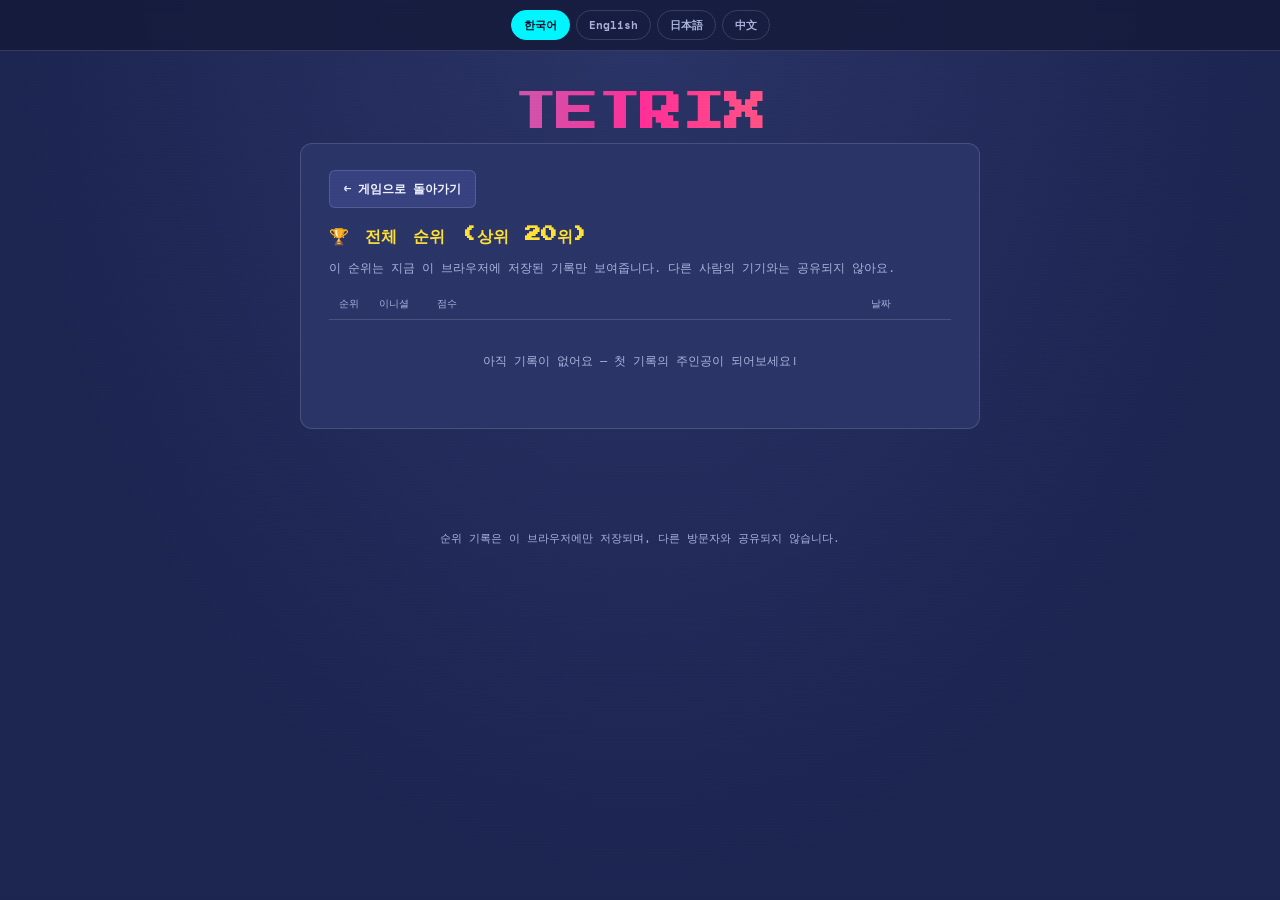
<file: ranking.html>
<!DOCTYPE html>
<html lang="ko">
<head>
<meta charset="UTF-8">
<meta name="viewport" content="width=device-width, initial-scale=1.0">
<title>TETRIX — Rankings</title>
<meta name="description" content="TETRIX top 20 high scores">
<link rel="preconnect" href="https://fonts.googleapis.com">
<link rel="preconnect" href="https://fonts.gstatic.com" crossorigin>
<link href="https://fonts.googleapis.com/css2?family=Press+Start+2P&family=Space+Mono:wght@400;700&display=swap" rel="stylesheet">
<style>
:root {
  --bg-deep: #232c5e;
  --bg-panel: #2a3466;
  --bg-panel-light: #37417f;
  --accent-cyan: #00f5ff;
  --accent-magenta: #ff2e97;
  --accent-yellow: #ffe135;
  --text-main: #eef2ff;
  --text-dim: #aab2dc;
  --border-soft: rgba(255, 255, 255, 0.14);
  --font-display: 'Press Start 2P', monospace;
  --font-mono: 'Space Mono', monospace;
}

* { box-sizing: border-box; }

html, body {
  margin: 0;
  padding: 0;
  background: radial-gradient(ellipse at top, #2a3466 0%, #1c2450 70%);
  color: var(--text-main);
  font-family: var(--font-mono);
  min-height: 100vh;
}

@media (prefers-reduced-motion: reduce) {
  * { animation-duration: 0.01ms !important; transition-duration: 0.01ms !important; }
}

/* CRT 스캔라인 오버레이 (신호 요소) */
.scanlines {
  position: fixed;
  inset: 0;
  pointer-events: none;
  z-index: 999;
  background: repeating-linear-gradient(
    to bottom,
    rgba(255, 255, 255, 0.025) 0px,
    rgba(255, 255, 255, 0.025) 1px,
    transparent 1px,
    transparent 3px
  );
  mix-blend-mode: overlay;
}

.hero {
  text-align: center;
  padding: 56px 20px 24px;
}

#logo-canvas {
  width: 100%;
  max-width: 640px;
  height: auto;
  image-rendering: pixelated;
}

.hero-tag {
  color: var(--text-dim);
  font-size: 13px;
  letter-spacing: 0.03em;
  margin-top: 4px;
}

main {
  max-width: 980px;
  margin: 0 auto;
  padding: 0 20px 60px;
}

.stage-frame {
  background: linear-gradient(180deg, #333d78, #1e2557);
  border: 3px solid #454f8f;
  border-radius: 14px;
  padding: 16px;
  box-shadow: 0 0 0 1px rgba(0, 245, 255, 0.06), 0 30px 60px rgba(0, 0, 0, 0.5), inset 0 0 40px rgba(0, 245, 255, 0.03);
}

.stage-topbar {
  display: flex;
  align-items: center;
  gap: 12px;
  flex-wrap: wrap;
  padding: 6px 8px 14px;
}

.badge {
  font-family: var(--font-display);
  font-size: 10px;
  color: var(--accent-magenta);
  background: rgba(255, 46, 151, 0.12);
  border: 1px solid rgba(255, 46, 151, 0.4);
  padding: 6px 10px;
  border-radius: 4px;
  animation: blink 1.4s steps(2) infinite;
}
.badge.live {
  color: var(--accent-cyan);
  background: rgba(0, 245, 255, 0.12);
  border-color: rgba(0, 245, 255, 0.5);
}
@keyframes blink { 50% { opacity: 0.35; } }

.caption {
  color: var(--text-dim);
  font-size: 12px;
  flex: 1;
}

.ghost-btn {
  font-family: var(--font-mono);
  font-weight: 700;
  font-size: 12px;
  color: var(--text-main);
  background: var(--bg-panel-light);
  border: 1px solid var(--border-soft);
  border-radius: 6px;
  padding: 9px 14px;
  cursor: pointer;
  transition: transform 0.12s ease, border-color 0.12s ease, background 0.12s ease;
}
.ghost-btn:hover { border-color: var(--accent-cyan); background: #232c5e; }
.ghost-btn:active { transform: scale(0.97); }
.ghost-btn:focus-visible { outline: 2px solid var(--accent-cyan); outline-offset: 2px; }
.ghost-btn.full { width: 100%; margin: 4px 0 14px; }

.stage-body {
  display: flex;
  gap: 18px;
  align-items: flex-start;
  flex-wrap: wrap;
  justify-content: center;
}

.canvas-wrap {
  position: relative;
  border-radius: 8px;
  overflow: hidden;
  border: 2px solid #454f8f;
  box-shadow: inset 0 0 30px rgba(0, 0, 0, 0.6);
  line-height: 0;
  max-width: 100%;
}

#stage-canvas {
  display: block;
  image-rendering: pixelated;
  max-width: 100%;
  height: auto;
}

.stage-overlay {
  position: absolute;
  inset: 0;
  display: flex;
  align-items: center;
  justify-content: center;
  background: rgba(28, 36, 80, 0.8);
  font-family: var(--font-display);
}

.sidebar {
  width: 220px;
  display: flex;
  flex-direction: column;
  gap: 10px;
}

.stat-box {
  background: var(--bg-panel);
  border: 1px solid var(--border-soft);
  border-radius: 8px;
  padding: 10px 12px;
  display: flex;
  flex-direction: column;
  gap: 4px;
}
.stat-row { display: flex; gap: 10px; }
.stat-row .stat-box.small { flex: 1; }

.stat-label {
  font-family: var(--font-display);
  font-size: 9px;
  color: var(--text-dim);
  letter-spacing: 0.05em;
}
.stat-value {
  font-family: var(--font-display);
  font-size: 18px;
  color: var(--accent-yellow);
}
.stat-row .stat-value { font-size: 15px; color: var(--accent-cyan); }

#next-canvas { display: block; margin-top: 2px; }

.controls-guide {
  background: var(--bg-panel);
  border: 1px solid var(--border-soft);
  border-radius: 8px;
  padding: 12px 14px;
}
.controls-guide h3 {
  font-family: var(--font-display);
  font-size: 10px;
  color: var(--text-dim);
  margin: 0 0 10px;
}
.controls-guide ul { list-style: none; margin: 0; padding: 0; display: flex; flex-direction: column; gap: 8px; }
.controls-guide li { font-size: 12px; color: var(--text-main); display: flex; align-items: center; gap: 6px; }
kbd {
  font-family: var(--font-mono);
  font-size: 11px;
  background: #10143a;
  border: 1px solid #3a4380;
  border-bottom-width: 2px;
  border-radius: 4px;
  padding: 2px 6px;
  color: var(--accent-cyan);
}

.progress-track {
  margin-top: 14px;
  height: 6px;
  background: #10143a;
  border-radius: 999px;
  overflow: hidden;
}
.progress-fill {
  height: 100%;
  width: 0%;
  background: linear-gradient(90deg, var(--accent-magenta), var(--accent-cyan));
  transition: width 0.1s linear;
}

.howto-section {
  margin-bottom: 28px;
  background: var(--bg-panel);
  border: 1px solid var(--border-soft);
  border-radius: 10px;
  padding: 24px 26px;
}
.howto-section h2 {
  font-family: var(--font-display);
  font-size: 13px;
  color: var(--accent-cyan);
  margin: 0 0 12px;
}
.howto-section h2:not(:first-child) { margin-top: 22px; }
.howto-section p {
  font-size: 13px;
  line-height: 1.8;
  color: var(--text-dim);
  margin: 0 0 4px;
}
.howto-section strong { color: var(--text-main); }

.howto-list {
  list-style: none;
  margin: 0;
  padding: 0;
  display: flex;
  flex-direction: column;
  gap: 10px;
}
.howto-list li {
  font-size: 13px;
  line-height: 1.7;
  color: var(--text-dim);
  display: flex;
  flex-wrap: wrap;
  align-items: baseline;
  gap: 6px;
}
.howto-list kbd {
  flex-shrink: 0;
}
.howto-list strong {
  color: var(--accent-yellow);
  margin-right: 2px;
}

.howto-note {
  margin-top: 16px;
  padding-top: 14px;
  border-top: 1px dashed var(--border-soft);
  font-size: 12px;
}

/* ---------- 모바일 터치 컨트롤 ---------- */
.touch-controls {
  display: none;
  flex-direction: column;
  gap: 10px;
  width: 100%;
  max-width: 340px;
  margin-top: 4px;
  user-select: none;
}
.touch-row { display: flex; gap: 10px; }
.touch-btn {
  flex: 1;
  font-family: var(--font-mono);
  font-weight: 700;
  font-size: 20px;
  color: var(--text-main);
  background: var(--bg-panel-light);
  border: 1px solid var(--border-soft);
  border-radius: 10px;
  padding: 16px 0;
  touch-action: manipulation;
  -webkit-tap-highlight-color: transparent;
}
.touch-btn.wide { font-size: 13px; padding: 14px 4px; }
.touch-btn:active { background: #2c3768; border-color: var(--accent-cyan); }

@media (max-width: 720px), (pointer: coarse) {
  .touch-controls { display: flex; }
}

/* ---------- 모달 (이니셜 입력 / 순위표) ---------- */
.modal-backdrop {
  position: fixed;
  inset: 0;
  z-index: 1000;
  background: rgba(20, 26, 58, 0.7);
  display: flex;
  align-items: center;
  justify-content: center;
  padding: 20px;
}
.modal-backdrop[hidden] { display: none; }
.modal-box {
  width: 100%;
  max-width: 380px;
  background: linear-gradient(180deg, #333d78, #1e2557);
  border: 2px solid #454f8f;
  border-radius: 14px;
  padding: 24px;
  box-shadow: 0 20px 60px rgba(0, 0, 0, 0.6);
}
.modal-box h2 {
  font-family: var(--font-display);
  font-size: 14px;
  color: var(--accent-yellow);
  margin: 0 0 14px;
  text-align: center;
}
.modal-box p { font-size: 12px; color: var(--text-dim); text-align: center; margin: 0 0 16px; }

.initials-input {
  display: block;
  width: 140px;
  margin: 0 auto 16px;
  font-family: var(--font-display);
  font-size: 28px;
  letter-spacing: 10px;
  text-align: center;
  text-transform: uppercase;
  color: var(--accent-cyan);
  background: #10143a;
  border: 2px solid #3a4380;
  border-radius: 8px;
  padding: 10px 6px 10px 16px;
}
.initials-input:focus { outline: none; border-color: var(--accent-cyan); }

.lb-table { display: flex; flex-direction: column; gap: 6px; margin-bottom: 6px; max-height: 320px; overflow-y: auto; }
.lb-row {
  display: grid;
  grid-template-columns: 32px 50px 1fr 70px;
  align-items: center;
  gap: 8px;
  padding: 7px 10px;
  background: var(--bg-panel);
  border-radius: 6px;
  font-size: 12px;
}
.lb-row--new { outline: 2px solid var(--accent-cyan); background: rgba(0, 245, 255, 0.08); }
.lb-rank { color: var(--text-dim); text-align: center; }
.lb-initials { font-family: var(--font-display); font-size: 11px; color: var(--accent-yellow); }
.lb-score { color: var(--text-main); font-weight: 700; text-align: right; }
.lb-date { color: var(--text-dim); font-size: 10px; text-align: right; }
.lb-empty { text-align: center; color: var(--text-dim); font-size: 12px; padding: 20px 0; }

.footer-note { font-size: 10px; margin-top: 6px; opacity: 0.7; }

.about-section {

  margin-top: 40px;
  background: var(--bg-panel);
  border: 1px solid var(--border-soft);
  border-radius: 10px;
  padding: 22px 24px;
}
.about-section h2 {
  font-family: var(--font-display);
  font-size: 13px;
  color: var(--accent-cyan);
  margin-top: 0;
}
.about-section p { font-size: 13px; line-height: 1.8; color: var(--text-dim); }
.about-section strong { color: var(--text-main); }

footer {
  text-align: center;
  color: var(--text-dim);
  font-size: 11px;
  padding: 30px 20px 50px;
}

@media (max-width: 720px) {
  .stage-body { flex-direction: column; align-items: center; }
  .sidebar { width: 100%; max-width: 320px; }
}

/* ---------- 언어 전환 바 ---------- */
.lang-switch {
  position: sticky;
  top: 0;
  z-index: 500;
  display: flex;
  justify-content: center;
  gap: 6px;
  flex-wrap: wrap;
  padding: 10px;
  background: rgba(20, 26, 58, 0.85);
  backdrop-filter: blur(6px);
  border-bottom: 1px solid var(--border-soft);
}
.lang-btn {
  font-family: var(--font-mono);
  font-size: 11px;
  font-weight: 700;
  color: var(--text-dim);
  background: transparent;
  border: 1px solid var(--border-soft);
  border-radius: 999px;
  padding: 6px 12px;
  cursor: pointer;
}
.lang-btn:hover { color: var(--text-main); border-color: var(--accent-cyan); }
.lang-btn.active {
  color: #0a0e27;
  background: var(--accent-cyan);
  border-color: var(--accent-cyan);
}

/* ---------- 링크를 버튼처럼 ---------- */
a.ghost-btn.link-btn {
  display: block;
  text-align: center;
  text-decoration: none;
}

/* ---------- 랭킹 페이지 ---------- */
.hero--small { padding: 40px 20px 10px; }
.text-logo {
  font-family: var(--font-display);
  font-size: 42px;
  text-align: center;
  margin: 0;
  background: linear-gradient(90deg, var(--accent-cyan), var(--accent-magenta), var(--accent-yellow));
  -webkit-background-clip: text;
  background-clip: text;
  color: transparent;
}
.ranking-main { max-width: 720px; margin: 0 auto; padding: 0 20px 60px; }
.ranking-page {
  background: var(--bg-panel);
  border: 1px solid var(--border-soft);
  border-radius: 12px;
  padding: 26px 28px;
}
.back-link {
  display: inline-block;
  width: auto;
  margin-bottom: 18px;
  text-decoration: none;
}
.ranking-page h2 {
  font-family: var(--font-display);
  font-size: 16px;
  color: var(--accent-yellow);
  margin: 0 0 10px;
}
.ranking-subtitle { font-size: 12px; color: var(--text-dim); margin: 0 0 20px; line-height: 1.6; }
.lb-header-row {
  display: grid;
  grid-template-columns: 32px 50px 1fr 70px;
  gap: 8px;
  padding: 0 10px 8px;
  font-size: 10px;
  color: var(--text-dim);
  font-family: var(--font-display);
  border-bottom: 1px solid var(--border-soft);
  margin-bottom: 8px;
}

</style>
</head>
<body>
<div class="scanlines" aria-hidden="true"></div>

<div class="lang-switch" id="lang-switch">
  <button class="lang-btn" data-lang="ko">한국어</button>
  <button class="lang-btn" data-lang="en">English</button>
  <button class="lang-btn" data-lang="ja">日本語</button>
  <button class="lang-btn" data-lang="zh">中文</button>
</div>

<header class="hero hero--small">
  <h1 class="text-logo">TETRIX</h1>
</header>

<main class="ranking-main">
  <section class="ranking-page">
    <a href="index.html" class="ghost-btn back-link" data-i18n="backToGame">← Back to Game</a>
    <h2 data-i18n="rankingPageTitle">🏆 Full Rankings (Top 20)</h2>
    <p class="ranking-subtitle" data-i18n="rankingSubtitle">This board only shows scores saved in this browser.</p>

    <div class="lb-header-row">
      <span data-i18n="colRank">Rank</span>
      <span data-i18n="colInitials">Initials</span>
      <span data-i18n="colScore">Score</span>
      <span data-i18n="colDate">Date</span>
    </div>
    <div id="ranking-table"></div>
  </section>
</main>

<footer>
  <p data-i18n="footerNote">High scores are saved in your own browser only — they're not shared with other visitors.</p>
</footer>

<script>

/* ---- js/i18n.js ---- */
/* =========================================================
   TETRIX - i18n
   한국어(ko) / English(en) / 日本語(ja) / 中文(zh) 4개 언어 지원.
   선택한 언어는 localStorage에 저장되어 두 페이지(게임/순위표) 사이에서도 유지된다.
   ========================================================= */

const LANG_KEY = "tetrix_lang";

const I18N = {
  ko: {
    heroTag: "블록이 떨어지고, 줄이 사라지고, 점수가 쌓인다 — 지금 바로.",
    howToPlayTitle: "테트리스 기본 규칙",
    howToPlayBody: "화면 위쪽에서 블록(테트로미노)이 하나씩 떨어집니다. 블록을 좌우로 움직이고 회전시켜 바닥이나 다른 블록 위에 빈틈없이 쌓아보세요. 가로 한 줄이 빈칸 없이 완전히 채워지면 그 줄이 사라지면서 점수를 얻습니다. 블록이 계속 쌓여 화면 맨 위까지 닿으면 게임이 종료됩니다.",
    howToPlayBodyStrong: "가로 한 줄이 빈칸 없이 완전히 채워지면 그 줄이 사라지면서 점수",
    controlsTitle: "조작 방법",
    ctrlMove: "좌우 이동 — 떨어지고 있는 블록을 왼쪽 또는 오른쪽으로 한 칸씩 옮깁니다.",
    ctrlRotate: "블록 회전 — 블록의 방향을 90도 돌려서 원하는 모양으로 맞춥니다.",
    ctrlSoftDrop: "소프트 드롭 — 키를 누르고 있는 동안 블록이 평소보다 빠르게 내려갑니다.",
    ctrlHardDrop: "하드 드롭 — 블록을 그 자리에서 즉시 바닥까지 떨어뜨립니다.",
    ctrlPause: "일시정지 — 게임을 잠시 멈추거나 다시 이어갑니다.",
    ctrlMute: "음소거 — 배경음악을 껐다 켰다 합니다.",
    howToNote: "아래 화면에서는 먼저 AI가 자동으로 플레이하는 데모를 보여드려요. 데모가 끝나면(또는 건너뛰기 버튼을 누르면) 같은 화면에서 바로 직접 플레이할 수 있습니다.",
    demoCaption: "AI가 자동으로 플레이하는 모습을 보여드릴게요",
    liveCaption: "지금부터 직접 플레이하세요!",
    skipBtn: "건너뛰고 바로 플레이 ▶",
    statScore: "SCORE",
    statLevel: "LEVEL",
    statLines: "LINES",
    statNext: "NEXT",
    musicOn: "🔇 BGM 켜기",
    musicOff: "🔊 BGM 끄기",
    rankingsBtn: "🏆 전체 순위 보기",
    scoringTitle: "점수 계산 방식",
    scoringBody: "일반적인 가이드라인 테트리스 규칙을 그대로 따릅니다. 한 번에 지운 줄 수에 따라 1줄 40점 · 2줄 100점 · 3줄 300점 · 4줄(테트리스) 1200점이 기본으로 주어지고, 여기에 (레벨 + 1)이 곱해집니다. 소프트 드롭은 1칸당 1점, 하드 드롭은 1칸당 2점이 추가되며 10줄을 지울 때마다 레벨이 오르고 낙하 속도가 빨라집니다.",
    footerMade: "Made with vanilla JS & Web Audio API · GitHub Pages로 배포 가능한 정적 사이트",
    footerNote: "순위 기록은 이 브라우저에만 저장되며, 다른 방문자와 공유되지 않습니다.",
    gameOverRestart: "Enter 키를 누르거나 화면을 터치해 다시 시작",
    newHighScoreTitle: "🎉 신기록입니다!",
    newHighScorePrompt: "점 — 이니셜을 입력하세요",
    saveScoreBtn: "기록 저장",
    viewRankingsBtn: "전체 순위 보기",
    playAgainBtn: "다시 플레이",
    rankingPageTitle: "🏆 전체 순위 (상위 20위)",
    rankingSubtitle: "이 순위는 지금 이 브라우저에 저장된 기록만 보여줍니다. 다른 사람의 기기와는 공유되지 않아요.",
    backToGame: "← 게임으로 돌아가기",
    colRank: "순위",
    colInitials: "이니셜",
    colScore: "점수",
    colDate: "날짜",
    emptyScores: "아직 기록이 없어요 — 첫 기록의 주인공이 되어보세요!",
    langLabel: "언어",
    savingLabel: "저장 중…",
    loadingLabel: "불러오는 중…",
    rankingSubtitleGlobal: "이 순위는 전 세계 방문자와 실시간으로 공유되는 글로벌 순위표입니다.",
    footerNoteGlobal: "순위 기록은 모든 방문자와 실시간으로 공유됩니다."
  },
  en: {
    heroTag: "Blocks fall. Lines clear. Scores rise. Right now.",
    howToPlayTitle: "How to Play",
    howToPlayBody: "Blocks (tetrominoes) fall from the top of the screen. Move and rotate each block to stack it neatly on the floor or on other blocks. Fill a full horizontal row and it clears, earning points. If the blocks stack up to the top of the screen, the game ends.",
    howToPlayBodyStrong: "Fill a full horizontal row and it clears, earning points.",
    controlsTitle: "Controls",
    ctrlMove: "Move — Shift the falling block left or right by one column.",
    ctrlRotate: "Rotate — Turn the block 90° to fit it into the gap you need.",
    ctrlSoftDrop: "Soft Drop — Hold to make the block fall faster.",
    ctrlHardDrop: "Hard Drop — Instantly drop the block straight to the bottom.",
    ctrlPause: "Pause — Pause or resume the game.",
    ctrlMute: "Mute — Turn the music on or off.",
    howToNote: "Below, an AI plays a live demo first. Once it ends (or you hit Skip), you can play right away on the same screen.",
    demoCaption: "Watch the AI play automatically",
    liveCaption: "Your turn — play now!",
    skipBtn: "Skip to Play ▶",
    statScore: "SCORE",
    statLevel: "LEVEL",
    statLines: "LINES",
    statNext: "NEXT",
    musicOn: "🔇 Music On",
    musicOff: "🔊 Music Off",
    rankingsBtn: "🏆 View Full Rankings",
    scoringTitle: "Scoring",
    scoringBody: "Standard guideline Tetris rules apply. Clearing lines at once scores 40 / 100 / 300 / 1200 points for 1 / 2 / 3 / 4 lines, multiplied by (level + 1). Soft drop adds 1 point per row, hard drop adds 2 points per row. The level rises every 10 lines cleared, and the game speeds up.",
    footerMade: "Made with vanilla JS & Web Audio API · A static site, ready for GitHub Pages",
    footerNote: "High scores are saved in your own browser only — they're not shared with other visitors.",
    gameOverRestart: "Press Enter or tap to restart",
    newHighScoreTitle: "🎉 New High Score!",
    newHighScorePrompt: "points — enter your initials",
    saveScoreBtn: "Save Score",
    viewRankingsBtn: "View Full Rankings",
    playAgainBtn: "Play Again",
    rankingPageTitle: "🏆 Full Rankings (Top 20)",
    rankingSubtitle: "This board only shows scores saved in this browser — it isn't shared with other people's devices.",
    backToGame: "← Back to Game",
    colRank: "Rank",
    colInitials: "Initials",
    colScore: "Score",
    colDate: "Date",
    emptyScores: "No scores yet — be the first!",
    langLabel: "Language",
    savingLabel: "Saving…",
    loadingLabel: "Loading…",
    rankingSubtitleGlobal: "This is a global leaderboard, shared in real time with visitors everywhere.",
    footerNoteGlobal: "High scores are shared in real time with every visitor."
  },
  ja: {
    heroTag: "ブロックが落ち、ラインが消え、スコアが積み上がる — 今すぐ。",
    howToPlayTitle: "遊び方",
    howToPlayBody: "画面上部からブロック(テトロミノ)が一つずつ落ちてきます。左右に動かし、回転させて床や他のブロックの上に隙間なく積み上げましょう。横一列がすべて埋まるとそのラインが消え、得点が入ります。ブロックが画面上端まで積み上がるとゲーム終了です。",
    howToPlayBodyStrong: "横一列がすべて埋まるとそのラインが消え、得点",
    controlsTitle: "操作方法",
    ctrlMove: "移動 — 落下中のブロックを左右に1マスずつ動かします。",
    ctrlRotate: "回転 — ブロックを90度回転させて隙間に合わせます。",
    ctrlSoftDrop: "ソフトドロップ — 押している間、ブロックが速く落下します。",
    ctrlHardDrop: "ハードドロップ — ブロックを即座に一番下まで落とします。",
    ctrlPause: "一時停止 — ゲームを一時停止/再開します。",
    ctrlMute: "ミュート — BGMのオン/オフを切り替えます。",
    howToNote: "下の画面ではまずAIが自動でプレイするデモをご覧いただけます。デモが終わる(またはスキップする)と、同じ画面ですぐにプレイを始められます。",
    demoCaption: "AIが自動でプレイする様子をご覧ください",
    liveCaption: "あなたの番です — さあプレイ!",
    skipBtn: "スキップしてプレイ ▶",
    statScore: "スコア",
    statLevel: "レベル",
    statLines: "ライン",
    statNext: "ネクスト",
    musicOn: "🔇 BGMオン",
    musicOff: "🔊 BGMオフ",
    rankingsBtn: "🏆 ランキングを見る",
    scoringTitle: "得点計算方式",
    scoringBody: "一般的なガイドライン準拠のルールに従います。一度に消したライン数に応じて 1ライン40点・2ライン100点・3ライン300点・4ライン(テトリス)1200点 が基本点となり、そこに (レベル + 1) が掛けられます。ソフトドロップは1マスにつき1点、ハードドロップは1マスにつき2点が加算され、10ライン消すごとにレベルが上がって落下速度が速くなります。",
    footerMade: "Made with vanilla JS & Web Audio API · GitHub Pagesで公開できる静的サイト",
    footerNote: "ランキングはこのブラウザにのみ保存され、他の訪問者とは共有されません。",
    gameOverRestart: "Enterキーを押すか画面をタップしてリスタート",
    newHighScoreTitle: "🎉 ハイスコア達成!",
    newHighScorePrompt: "点 — イニシャルを入力してください",
    saveScoreBtn: "記録を保存",
    viewRankingsBtn: "ランキングを見る",
    playAgainBtn: "もう一度プレイ",
    rankingPageTitle: "🏆 ランキング(上位20位)",
    rankingSubtitle: "このランキングは、今使っているこのブラウザに保存された記録のみを表示します。他の人の端末とは共有されません。",
    backToGame: "← ゲームに戻る",
    colRank: "順位",
    colInitials: "イニシャル",
    colScore: "スコア",
    colDate: "日付",
    emptyScores: "まだ記録がありません — 最初の記録を作りましょう!",
    langLabel: "言語",
    savingLabel: "保存中…",
    loadingLabel: "読み込み中…",
    rankingSubtitleGlobal: "これは世界中の訪問者とリアルタイムで共有されるグローバルランキングです。",
    footerNoteGlobal: "ランキングはすべての訪問者とリアルタイムで共有されます。"
  },
  zh: {
    heroTag: "方块落下,行被消除,分数不断攀升 — 就是现在。",
    howToPlayTitle: "游戏玩法",
    howToPlayBody: "方块(俄罗斯方块)会从屏幕顶部依次落下。左右移动并旋转方块,将它们整齐地堆叠在地面或其他方块上。填满一整行且没有空隙,该行就会消除并获得分数。如果方块一直堆到屏幕顶部,游戏结束。",
    howToPlayBodyStrong: "填满一整行且没有空隙,该行就会消除并获得分数",
    controlsTitle: "操作方法",
    ctrlMove: "移动 — 将下落中的方块向左或向右移动一格。",
    ctrlRotate: "旋转 — 将方块旋转90度以匹配所需的空隙。",
    ctrlSoftDrop: "软降 — 按住可使方块比平时下落得更快。",
    ctrlHardDrop: "硬降 — 立即将方块直接落到底部。",
    ctrlPause: "暂停 — 暂停或继续游戏。",
    ctrlMute: "静音 — 打开或关闭背景音乐。",
    howToNote: "下方会先展示AI自动游玩的演示。演示结束后(或点击跳过按钮),你可以立即在同一画面开始游玩。",
    demoCaption: "观看AI自动游玩",
    liveCaption: "轮到你了 — 开始游玩吧!",
    skipBtn: "跳过并开始游玩 ▶",
    statScore: "分数",
    statLevel: "等级",
    statLines: "行数",
    statNext: "下一个",
    musicOn: "🔇 开启音乐",
    musicOff: "🔊 关闭音乐",
    rankingsBtn: "🏆 查看完整排行榜",
    scoringTitle: "计分方式",
    scoringBody: "采用标准的俄罗斯方块通用规则。一次消除的行数对应基础分:1行40分 · 2行100分 · 3行300分 · 4行(俄罗斯方块)1200分,再乘以(等级 + 1)。软降每格加1分,硬降每格加2分。每消除10行等级提升一次,下落速度也会加快。",
    footerMade: "Made with vanilla JS & Web Audio API · 可部署到 GitHub Pages 的静态网站",
    footerNote: "排行榜记录仅保存在你自己的浏览器中,不会与其他访客共享。",
    gameOverRestart: "按 Enter 键或点击屏幕重新开始",
    newHighScoreTitle: "🎉 创造新纪录!",
    newHighScorePrompt: "分 — 请输入你的姓名缩写",
    saveScoreBtn: "保存记录",
    viewRankingsBtn: "查看完整排行榜",
    playAgainBtn: "再玩一次",
    rankingPageTitle: "🏆 完整排行榜(前20名)",
    rankingSubtitle: "此排行榜只显示保存在当前浏览器中的记录,不会与其他人的设备共享。",
    backToGame: "← 返回游戏",
    colRank: "排名",
    colInitials: "缩写",
    colScore: "分数",
    colDate: "日期",
    emptyScores: "还没有记录 — 快来创造第一个记录吧!",
    langLabel: "语言",
    savingLabel: "保存中…",
    loadingLabel: "加载中…",
    rankingSubtitleGlobal: "这是与全球访客实时共享的全球排行榜。",
    footerNoteGlobal: "排行榜记录会与所有访客实时共享。"
  }
};

function getLang() {
  try {
    return localStorage.getItem(LANG_KEY) || "ko";
  } catch (e) {
    return "ko";
  }
}

function setLang(lang) {
  try {
    localStorage.setItem(LANG_KEY, lang);
  } catch (e) {
    /* ignore */
  }
}

function t(key) {
  const lang = getLang();
  return (I18N[lang] && I18N[lang][key]) || I18N.en[key] || key;
}

// data-i18n 속성이 붙은 모든 요소의 텍스트를 현재 언어로 교체
function applyStaticTranslations() {
  document.querySelectorAll("[data-i18n]").forEach(el => {
    const key = el.getAttribute("data-i18n");
    el.textContent = t(key);
  });
  document.documentElement.lang = getLang();
}

window.TetrixI18n = { I18N, getLang, setLang, t, applyStaticTranslations, LANG_KEY };


/* ---- js/leaderboard.js ---- */
/* =========================================================
   TETRIX - Leaderboard (Cloud + Local fallback)

   전 세계 방문자가 기록을 공유하는 진짜 글로벌 순위표를 쓰려면
   아래 FIREBASE_URL 에 본인의 Firebase Realtime Database 주소를
   넣으세요. (무료, 회원가입만 하면 됨 — README.md 참고)

   비워두면(기본값) 예전처럼 "이 브라우저에만" 저장되는 로컬
   모드로 자동 동작합니다 — 아무것도 깨지지 않아요.
   ========================================================= */

const FIREBASE_URL = ""; // 예: "https://tetrix-xxxxx-default-rtdb.asia-southeast1.firebasedatabase.app"

const LB_KEY = "tetrix_highscores_v1";
const MAX_ENTRIES = 20;
const cloudEnabled = () => !!FIREBASE_URL;

/* ---------- 로컬(브라우저 전용) 저장 — 폴백/기본 모드 ---------- */
function safeGet(key) {
  try {
    const raw = localStorage.getItem(key);
    return raw ? JSON.parse(raw) : null;
  } catch (e) {
    return (window.__tetrixMemoryStore && window.__tetrixMemoryStore[key]) || null;
  }
}
function safeSet(key, value) {
  try {
    localStorage.setItem(key, JSON.stringify(value));
  } catch (e) {
    window.__tetrixMemoryStore = window.__tetrixMemoryStore || {};
    window.__tetrixMemoryStore[key] = value;
  }
}
function getLocalScores() {
  return safeGet(LB_KEY) || [];
}
function addLocalScore(entry) {
  const scores = getLocalScores();
  scores.push(entry);
  scores.sort((a, b) => b.score - a.score);
  const trimmed = scores.slice(0, MAX_ENTRIES);
  safeSet(LB_KEY, trimmed);
  return trimmed;
}

/* ---------- 클라우드(Firebase Realtime Database REST API) ---------- */
async function getCloudScores() {
  const res = await fetch(`${FIREBASE_URL}/scores.json?orderBy="score"&limitToLast=${MAX_ENTRIES}`);
  if (!res.ok) throw new Error("cloud fetch failed: " + res.status);
  const data = await res.json();
  if (!data) return [];
  const list = Object.values(data);
  list.sort((a, b) => b.score - a.score);
  return list;
}
async function addCloudScore(entry) {
  const res = await fetch(`${FIREBASE_URL}/scores.json`, {
    method: "POST",
    headers: { "Content-Type": "application/json" },
    body: JSON.stringify(entry)
  });
  if (!res.ok) throw new Error("cloud write failed: " + res.status);
  return getCloudScores();
}

/* ---------- 공개 API (전부 async — 클라우드/로컬 모드 모두 동일하게 사용) ---------- */
async function getScores() {
  if (!cloudEnabled()) return getLocalScores();
  try {
    return await getCloudScores();
  } catch (e) {
    console.warn("[TETRIX] Cloud leaderboard unavailable, falling back to local.", e);
    return getLocalScores();
  }
}

async function qualifies(score) {
  if (!score || score <= 0) return false;
  const scores = await getScores();
  if (scores.length < MAX_ENTRIES) return true;
  return score > scores[scores.length - 1].score;
}

async function addScore(initials, score) {
  const clean = (initials || "").replace(/[^a-zA-Z0-9]/g, "").slice(0, 3).toUpperCase() || "AAA";
  const entry = { initials: clean, score, date: new Date().toISOString().slice(0, 10) };

  if (!cloudEnabled()) return addLocalScore(entry);
  try {
    return await addCloudScore(entry);
  } catch (e) {
    console.warn("[TETRIX] Cloud leaderboard unavailable, saving locally instead.", e);
    return addLocalScore(entry);
  }
}

function renderRows(scores, highlightIndex = -1) {
  if (scores.length === 0) {
    return `<p class="lb-empty">No scores yet — be the first!</p>`;
  }
  return `<div class="lb-table">${scores
    .map((entry, i) => {
      const rank = i + 1;
      const medal = rank === 1 ? "🥇" : rank === 2 ? "🥈" : rank === 3 ? "🥉" : rank;
      const hl = i === highlightIndex ? " lb-row--new" : "";
      return `<div class="lb-row${hl}">
        <span class="lb-rank">${medal}</span>
        <span class="lb-initials">${entry.initials}</span>
        <span class="lb-score">${entry.score.toLocaleString()}</span>
        <span class="lb-date">${entry.date}</span>
      </div>`;
    })
    .join("")}</div>`;
}

window.TetrixLeaderboard = { getScores, qualifies, addScore, renderRows, MAX_ENTRIES, cloudEnabled };

</script>
<script>
(function () {
  const { getScores, cloudEnabled } = window.TetrixLeaderboard;
  const { applyStaticTranslations, getLang, setLang, t } = window.TetrixI18n;

  async function renderPage() {
    applyStaticTranslations();

    const subtitleEl = document.querySelector(".ranking-subtitle");
    const footerNoteEl = document.querySelector(".footer-note, footer p");
    if (cloudEnabled()) {
      subtitleEl.textContent = t("rankingSubtitleGlobal");
      if (footerNoteEl) footerNoteEl.textContent = t("footerNoteGlobal");
    }

    document.getElementById("ranking-table").innerHTML = `<p class="lb-empty">${t("loadingLabel")}</p>`;
    const scores = await getScores();
    const html = scores.length
      ? window.TetrixLeaderboard.renderRows(scores)
      : `<p class="lb-empty">${t("emptyScores")}</p>`;
    document.getElementById("ranking-table").innerHTML = html;

    document.querySelectorAll(".lang-btn").forEach(btn => {
      btn.classList.toggle("active", btn.dataset.lang === getLang());
    });
  }

  document.querySelectorAll(".lang-btn").forEach(btn => {
    btn.addEventListener("click", () => {
      setLang(btn.dataset.lang);
      renderPage();
    });
  });

  renderPage();
})();
</script>
</body>
</html>
</file>
